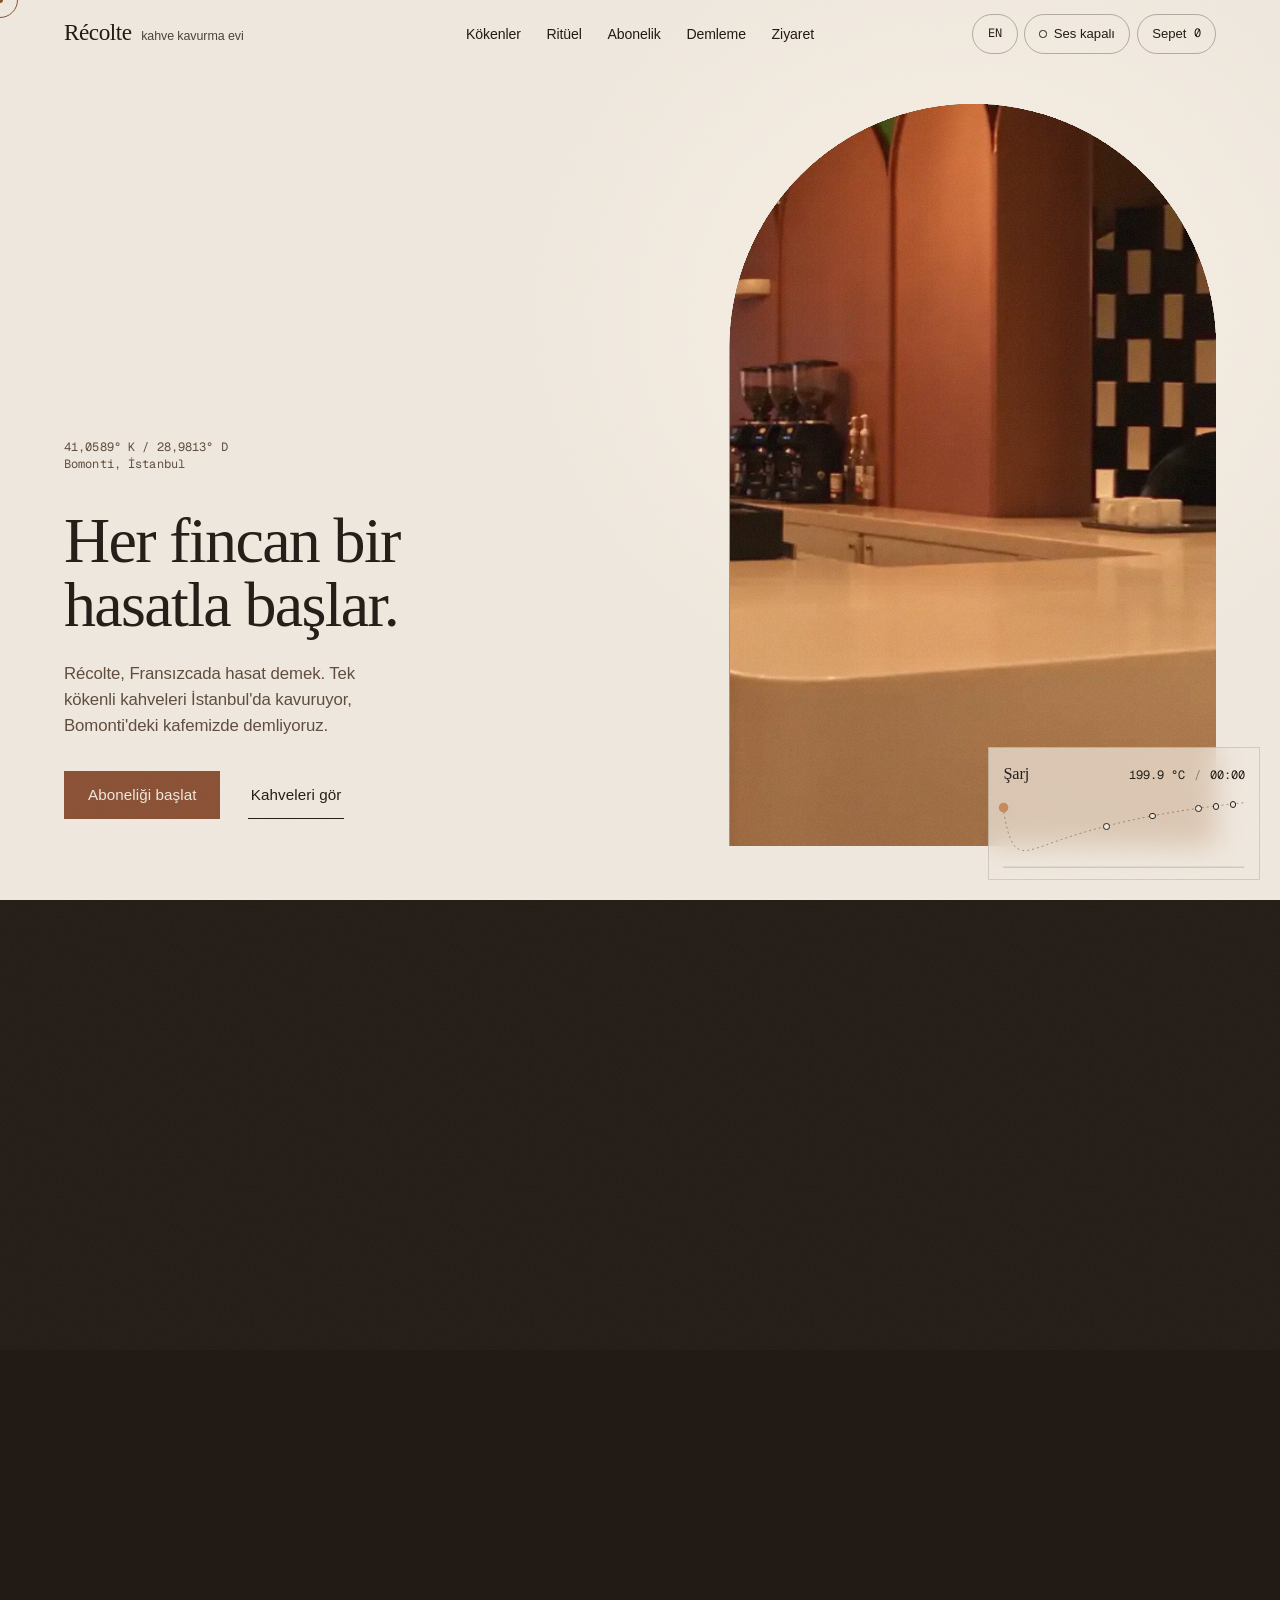
<file: index.html>
<!doctype html>
<html lang="tr">
<head>
<meta charset="utf-8">
<meta name="viewport" content="width=device-width, initial-scale=1, viewport-fit=cover">
<title>Récolte Coffee Roastery, Bomonti</title>
<meta name="description" content="İstanbul'da kavrulan, Bomonti'deki kafemizde demlenen nitelikli kahve. Tek kökenler, ev harmanları, aylık abonelik ve demleme rehberleri.">
<meta name="theme-color" content="#221b15">
<link rel="icon" href="data:image/svg+xml,<svg xmlns='http://www.w3.org/2000/svg' viewBox='0 0 32 32'><path d='M6 30V15a10 10 0 0 1 20 0v15z' fill='%23c78a59'/></svg>">
<link rel="alternate" hreflang="en" href="en.html">
<link rel="alternate" hreflang="tr" href="index.html">
<script>
try {
  if (localStorage.getItem('recolte-motion') !== 'reduced') {
    var tourClipURL = matchMedia('(pointer: coarse), (max-width: 860px) and (hover: none)').matches
      ? 'public/video/walk-m.mp4' : 'public/video/walk.mp4?v=film60';
    var tourClipDownload = fetch(tourClipURL).then(function (response) {
      return response.ok ? response.blob() : null;
    }).catch(function () { return null; });
  }
} catch (_) {}
</script>
<link rel="preconnect" href="https://api.fontshare.com" crossorigin>
<link rel="preconnect" href="https://fonts.googleapis.com">
<link rel="preconnect" href="https://fonts.gstatic.com" crossorigin>
<link rel="stylesheet" media="print" onload="this.media='all'" href="https://api.fontshare.com/v2/css?f[]=zodiak@300,400,300i&f[]=switzer@400,500,600&display=swap">
<link rel="stylesheet" media="print" onload="this.media='all'" href="https://fonts.googleapis.com/css2?family=Geist+Mono:wght@400;500&display=swap">
<link rel="preload" as="image" href="public/img/poster.webp" media="(min-width: 861px)">
<link rel="preload" as="image" href="public/img/poster-m.webp" media="(max-width: 860px)">
<link rel="stylesheet" href="scrollcraft.css">
<link rel="stylesheet" href="site.css">
</head>
<body>
<dialog class="tour-loader" aria-label="Kafe turu hazırlanıyor">
  <div class="tour-loader__cup" aria-hidden="true"><i></i></div>
  <span class="tour-loader__brand">Récolte</span>
  <span class="tour-loader__status" role="status">Kafe turu hazırlanıyor</span>
  <form method="dialog" hidden><button class="tour-loader__continue">Siteye geç</button></form>
</dialog>
<script>
  var tourLoader = document.querySelector('.tour-loader');
  tourLoader.showModal();
  // Keep the page accessible if the application script or video stalls.
  setTimeout(function () { if (tourLoader.open) tourLoader.querySelector('form').hidden = false; }, 18000);
</script>

<a class="skip" href="#origins">Kahvelere geç</a>
<div class="sc-grain" aria-hidden="true"></div>
<div class="cursor" aria-hidden="true"><span class="cursor__ring"></span><span class="cursor__dot"></span></div>

<header class="bar" data-bar>
  <a class="bar__mark" href="#film" aria-label="Récolte Coffee Roastery, kapıya dön">
    <span class="bar__word">Récolte</span>
    <span class="bar__sub">kahve kavurma evi</span>
  </a>
  <nav class="bar__nav" aria-label="Ana menü">
    <a href="#origins">Kökenler</a>
    <a href="#ritual">Ritüel</a>
    <a href="#subscribe">Abonelik</a>
    <a href="#brew">Demleme</a>
    <a href="#visit">Ziyaret</a>
  </nav>
  <div class="bar__tools">
    <button class="tool tool--motion" type="button" data-motion data-on="Filmi oynat" data-off="Hareketi azalt" aria-pressed="false">Filmi oynat</button>
    <a class="tool tool--lang" href="en.html" hreflang="en" lang="en" aria-label="English">EN</a>
    <button class="tool" type="button" data-sound aria-pressed="false"><span class="tool__led" aria-hidden="true"></span><span data-sound-label>Ses kapalı</span></button>
    <button class="tool" type="button" data-bag-open aria-haspopup="dialog">Sepet <span class="tool__count" data-bag-count>0</span></button>
    <button class="tool tool--menu" type="button" data-menu-open aria-haspopup="dialog">Menü</button>
  </div>
</header>

<!-- Signature move: the scroll is a roast. Chapters are roast phases. -->
<nav class="roast" aria-label="Bölümler, bir kavurma profili olarak" data-roast>
  <p class="roast__read" aria-live="off">
    <span class="roast__phase" data-roast-phase>Şarj</span>
    <span class="roast__nums"><span data-roast-bt>200.0</span> °C <span class="roast__sep" aria-hidden="true">/</span> <span data-roast-time>00:00</span></span>
  </p>
  <div class="roast__plot">
    <svg class="roast__svg" viewBox="0 0 240 84" preserveAspectRatio="none" aria-hidden="true">
      <defs><clipPath id="roastClip"><rect data-roast-clip x="0" y="0" width="0" height="84"/></clipPath></defs>
      <line class="roast__axis" x1="0" y1="83.5" x2="240" y2="83.5"/>
      <path class="roast__ghost" data-roast-ghost d=""/>
      <path class="roast__live" data-roast-live d="" clip-path="url(#roastClip)"/>
      <circle class="roast__head" data-roast-head r="3" cx="0" cy="0"/>
    </svg>
    <ol class="roast__marks" data-roast-marks>
      <li><a href="#film" data-mark="0" data-target="film"><span>Şarj<em>İçeri giriş</em></span></a></li>
      <li><a href="#origins" data-mark="4.5" data-target="origins"><span>Sararma<em>Kökenler</em></span></a></li>
      <li><a href="#ritual" data-mark="6.5" data-target="ritual"><span>Maillard<em>Ritüel</em></span></a></li>
      <li><a href="#subscribe" data-mark="8.5" data-target="subscribe"><span>İlk çatlama<em>Abonelik</em></span></a></li>
      <li><a href="#brew" data-mark="9.25" data-target="brew"><span>Gelişim<em>Demleme rehberi</em></span></a></li>
      <li><a href="#visit" data-mark="10" data-target="visit"><span>Boşaltma<em>Ziyaret</em></span></a></li>
    </ol>
  </div>
</nav>

<!-- One world. Nothing below scrolls past as a block: the stage is pinned for
     the whole track and every chapter arrives inside it. -->
<main id="film" class="world" data-world>
  <div class="world__pin t-dark">

    <div class="world__light" aria-hidden="true"></div>
    <div class="world__slot" aria-hidden="true" data-arch-slot></div>

    <div class="world__window" data-arch>
      <canvas class="world__gl" data-gl aria-hidden="true"></canvas>
      <div class="world__stills" aria-hidden="true">
        <picture><source media="(max-width: 860px)" srcset="public/img/poster-m.webp"><img data-at="0" src="public/img/poster.webp" alt="" width="1600" height="900"></picture>
        <picture><source media="(max-width: 860px)" srcset="public/img/s2-m.webp"><img data-at="3.4" src="public/img/s2.webp" alt="" width="1600" height="900"></picture>
        <picture><source media="(max-width: 860px)" srcset="public/img/s3-m.webp"><img data-at="11.8" src="public/img/s3.webp" alt="" width="1600" height="900"></picture>
        <picture><source media="(max-width: 860px)" srcset="public/img/s4-m.webp"><img data-at="17.6" src="public/img/s4.webp" alt="" width="1600" height="900"></picture>
        <picture><source media="(max-width: 860px)" srcset="public/img/s5-m.webp"><img data-at="20.6" src="public/img/s5.webp" alt="" width="1600" height="900"></picture>
      </div>
      <div class="world__paper" aria-hidden="true"></div>
      <div class="shade shade--lead" data-shade-layer="lead" aria-hidden="true"></div>
      <div class="shade shade--trail" data-shade-layer="trail" aria-hidden="true"></div>
      <div class="shade shade--band" data-shade-layer="band" aria-hidden="true"></div>
      <div class="world__top" aria-hidden="true"></div>
    </div>
    <video class="world__video" data-film data-src="public/video/walk.mp4?v=film60" data-src-mobile="public/video/walk-m.mp4" muted playsinline preload="none" aria-hidden="true" tabindex="-1"></video>

    <!-- the threshold, on linen -->
    <div class="hero t-light" data-hero>
      <p class="hero__where meta"><span>41,0589° K / 28,9813° D</span><span>Bomonti, İstanbul</span></p>
      <h1 class="hero__title">Her fincan bir hasatla başlar.</h1>
      <p class="hero__lede">Récolte, Fransızcada hasat demek. Tek kökenli kahveleri İstanbul'da kavuruyor, Bomonti'deki kafemizde demliyoruz.</p>
      <div class="hero__actions">
        <a class="btn btn--solid" href="#subscribe" data-magnetic>Aboneliği başlat</a>
        <a class="btn btn--line" href="#origins">Kahveleri gör</a>
      </div>
    </div>

    <!-- through the doors -->
    <section class="ch" data-win="1.2 1.7 3.7 4.2" data-shade="lead" aria-label="Hasat">
      <article class="scene scene--lead">
        <p class="scene__tag meta">hasat</p>
        <h2 class="scene__title">Récolte, hasat demek.</h2>
        <p class="scene__body">Her paket birinin tarlasında başlar. Ruanda'da kadın üreticilerin yetiştirdiği Red Bourbon, Medellín tepelerinden Supremo. O toprağı fincanda tutmak için kavuruyoruz.</p>
        <dl class="scene__data meta">
          <div><dt>rakım</dt><dd>1.800 m</dd></div>
          <div><dt>işlem</dt><dd>yıkanmış</dd></div>
          <div><dt>fincan puanı</dt><dd>SCA 84,75</dd></div>
        </dl>
      </article>
    </section>

    <!-- along the bar -->
    <section class="ch" data-win="4.4 4.9 7.0 7.5" data-shade="trail" aria-label="Kavurma">
      <article class="scene scene--trail">
        <p class="scene__tag meta">kavurma</p>
        <h2 class="scene__title">Zamanın ve ateşin diyaloğu.</h2>
        <p class="scene__body">Her kavrum, kökenine göre kurulur. Çiçeksi tonlar ya da derin, kadifemsi tatlılık öne çıkana dek zamanı, sesi ve kokuyu dinleriz.</p>
        <dl class="scene__data meta">
          <div><dt>ilk çatlama</dt><dd>≈ 196 °C</dd></div>
          <div><dt>filtre</dt><dd>açıktan ortaya</dd></div>
          <div><dt>espresso</dt><dd>orta</dd></div>
        </dl>
      </article>
    </section>

    <!-- origins: the bar goes soft and the labels come forward -->
    <section id="origins" class="ch ch--origins" data-win="7.5 8.3 11.9 12.6" aria-labelledby="origins-h">
      <div class="rail" data-rail>
        <div class="rail__lead">
          <h2 id="origins-h" class="h-chapter">Dört kahve, dört toprak.</h2>
          <p class="body">Bu sezonun kavrumlarından iki tek köken ve iki ev harmanı. Kahveleri görmek için yana kaydırın, tadım notları için etiketi açın.</p>
          <p class="meta">250 g paket, siparişe göre kavrulur</p>
        </div>

        <article class="bean" data-bean="rwanda">
          <header>
            <p class="bean__kind meta">tek köken <span class="bean__flag">sınırlı</span></p>
            <h3 class="bean__name">Rwanda Red&nbsp;Bourbon</h3>
            <p class="bean__where meta">1,94° G / 29,87° D<br>Ruanda, 1.800 m rakım</p>
          </header>
          <ul class="bean__notes" aria-label="Tadım notaları"><li>Mandalina</li><li>Kivi</li><li>Yeşil çay</li></ul>
          <dl class="bean__scale meta">
            <div><dt>gövde</dt><dd><span class="pips" style="--v:3" role="img" aria-label="5 üzerinden 3"></span></dd></div>
            <div><dt>asidite</dt><dd><span class="pips" style="--v:4" role="img" aria-label="5 üzerinden 4"></span></dd></div>
          </dl>
          <button class="bean__open" type="button" aria-expanded="false" aria-controls="cup-rwanda">Tadım notları</button>
          <div class="bean__cup" id="cup-rwanda" hidden>
            <p>Kadın üreticilerin emeğiyle 1.800 metrede yetişir. Canlı asidite ve orta-yüksek gövde üzerinde mandalina, kivi ve yeşil çay. Yıkanmış işlem sayesinde fincan berrak ve dengeli kalır.</p>
            <p class="meta">yıkanmış / organik / SCA 84,75<br>en iyisi V60, Chemex</p>
          </div>
          <footer class="bean__foot">
            <p class="bean__price meta"><s>₺790</s> ₺632</p>
            <button class="bean__add" type="button" data-add='{"id":"rwanda","name":"Rwanda Red Bourbon","price":632}'>Sepete ekle</button>
          </footer>
        </article>

        <article class="bean" data-bean="colombia">
          <header>
            <p class="bean__kind meta">tek köken</p>
            <h3 class="bean__name">Colombia Supremo Medellín</h3>
            <p class="bean__where meta">6,24° K / 75,58° B<br>Antioquia, Supremo sınıfı</p>
          </header>
          <ul class="bean__notes" aria-label="Tadım notaları"><li>Yeşil elma</li><li>Esmer şeker</li><li>Kakao</li></ul>
          <dl class="bean__scale meta">
            <div><dt>gövde</dt><dd><span class="pips" style="--v:2" role="img" aria-label="5 üzerinden 2"></span></dd></div>
            <div><dt>asidite</dt><dd><span class="pips" style="--v:4" role="img" aria-label="5 üzerinden 4"></span></dd></div>
          </dl>
          <button class="bean__open" type="button" aria-expanded="false" aria-controls="cup-colombia">Tadım notları</button>
          <div class="bean__cup" id="cup-colombia" hidden>
            <p>Medellín bölgesinin Supremo çekirdekleri. Yüksek asidite ve ferah aromatik yapı: yeşil elmanın canlılığı, esmer şeker ve kakaoyla dengelenir.</p>
            <p class="meta">supremo, elek 17 ve üzeri<br>en iyisi V60, Kalita, Aeropress</p>
          </div>
          <footer class="bean__foot">
            <p class="bean__price meta">₺655</p>
            <button class="bean__add" type="button" data-add='{"id":"colombia","name":"Colombia Supremo Medellín","price":655}'>Sepete ekle</button>
          </footer>
        </article>

        <article class="bean" data-bean="fleur">
          <header>
            <p class="bean__kind meta">ev harmanı</p>
            <h3 class="bean__name">Fleur South&nbsp;America</h3>
            <p class="bean__where meta">birkaç çiftlik<br>Güney Amerika</p>
          </header>
          <ul class="bean__notes" aria-label="Tadım notaları"><li>Kiraz</li><li>Karamel</li><li>Kakao</li></ul>
          <dl class="bean__scale meta">
            <div><dt>gövde</dt><dd><span class="pips" style="--v:4" role="img" aria-label="5 üzerinden 4"></span></dd></div>
            <div><dt>asidite</dt><dd><span class="pips" style="--v:2" role="img" aria-label="5 üzerinden 2"></span></dd></div>
          </dl>
          <button class="bean__open" type="button" aria-expanded="false" aria-controls="cup-fleur">Tadım notları</button>
          <div class="bean__cup" id="cup-fleur" hidden>
            <p>Canlı kiraz, yumuşak karamel ve kakao izleri. Sade içimde berrak ve çiçeksi, sütlü içimde katmanlı ve ipeksi.</p>
            <p class="meta">harman<br>en iyisi espresso, flat white, filtre</p>
          </div>
          <footer class="bean__foot">
            <p class="bean__price meta">₺610</p>
            <button class="bean__add" type="button" data-add='{"id":"fleur","name":"Fleur South America","price":610}'>Sepete ekle</button>
          </footer>
        </article>

        <article class="bean" data-bean="ember">
          <header>
            <p class="bean__kind meta">ev harmanı</p>
            <h3 class="bean__name">Ember Africa Pasific</h3>
            <p class="bean__where meta">birkaç çiftlik<br>Afrika ve Pasifik</p>
          </header>
          <ul class="bean__notes" aria-label="Tadım notaları"><li>Tütün</li><li>Kuruyemiş</li><li>Kakao</li></ul>
          <dl class="bean__scale meta">
            <div><dt>gövde</dt><dd><span class="pips" style="--v:4" role="img" aria-label="5 üzerinden 4"></span></dd></div>
            <div><dt>asidite</dt><dd><span class="pips" style="--v:1" role="img" aria-label="5 üzerinden 1"></span></dd></div>
          </dl>
          <button class="bean__open" type="button" aria-expanded="false" aria-controls="cup-ember">Tadım notları</button>
          <div class="bean__cup" id="cup-ember" hidden>
            <p>Yoğun gövde, düşük asidite. Kakao ve kuruyemişin topraksı sıcaklığı, iz bırakan bir tütün dokusuyla; klasik espresso geleneği için.</p>
            <p class="meta">harman<br>en iyisi espresso, moka pot</p>
          </div>
          <footer class="bean__foot">
            <p class="bean__price meta">₺515</p>
            <button class="bean__add" type="button" data-add='{"id":"ember","name":"Ember Africa Pasific","price":515}'>Sepete ekle</button>
          </footer>
        </article>

        <div class="rail__note">
          <p class="body">Her kahve kavurma evinden taze çıkar. 1.000 ₺ ve üzeri siparişlerde kargo ücretsiz.</p>
          <a class="link" href="https://www.recoltecoffee.com/category/kahveler">Mağazadaki tüm kahveler</a>
        </div>
      </div>
    </section>

    <!-- ritual: three statements while the room opens up -->
    <section id="ritual" class="ch ch--line" data-win="13.1 13.5 14.6 15.0" data-shade="lead" aria-label="Kavurma evi ve kafe ritüeli">
      <h2 class="h-chapter">Kavurma, zamanın ve ateşin diyaloğudur.</h2>
    </section>
    <section class="ch ch--line" data-win="14.9 15.3 16.4 16.8" data-shade="lead">
      <p class="lede">Her çekirdek olgunlaştığı toprağın ve iklimin izini taşır. Kavurma, bu geçmişi örtmeden açığa çıkarmanın yoludur.</p>
    </section>
    <section class="ch ch--line" data-win="16.7 17.1 18.0 18.35" data-shade="lead">
      <div class="ritual__last">
        <p class="lede">Üreticinin emeğine sadık kalırız. Hasat, kavurma ve elinizdeki fincan tek bir hikâyedir; size ulaşan, onun en taze bölümü.</p>
        <p class="meta ritual__credit">hasadımızın bir de resmi var: <i>The Silent Hands</i>, Melek Demirci for Récolte</p>
        <a class="link" href="https://www.recoltecoffee.com/hikayemiz">Hikâyemizi okuyun</a>
      </div>
    </section>

    <!-- subscription: the room dissolves into linen paper -->
    <section id="subscribe" class="ch ch--club t-light" data-win="18.6 19.0 21.6 22.0" aria-labelledby="club-h">
      <div class="club__grid">
        <div class="club__intro">
          <h2 id="club-h" class="h-chapter">Hasat, kapınıza.</h2>
          <p class="body">Kapınıza ne geleceğini her ay kavurmacılarımız seçer. Bazı lotlar yalnızca aboneler için temin edilir, bazıları ise resmi lansmanından önce gelir.</p>
          <ul class="club__perks">
            <li>Mikro lotlar ve özel kavrumlar, önce sizde</li>
            <li>Diğer her şeyde abonelere özel fiyat</li>
            <li>Dilediğiniz an durdurun ya da iptal edin</li>
            <li>Kargo her zaman ücretsiz</li>
          </ul>
        </div>
        <form class="club__form" data-club onsubmit="return false" aria-describedby="club-sum">
          <fieldset>
            <legend>Nasıl demliyorsunuz?</legend>
            <div class="seg">
              <label><input type="radio" name="method" value="filter" checked><span>Filtre</span></label>
              <label><input type="radio" name="method" value="espresso"><span>Espresso</span></label>
              <label><input type="radio" name="method" value="both"><span>Biraz ikisi de</span></label>
            </div>
          </fieldset>
          <fieldset>
            <legend>Teslimat başına paket <span class="meta">her biri 250 g</span></legend>
            <div class="seg">
              <label><input type="radio" name="bags" value="1"><span>1</span></label>
              <label><input type="radio" name="bags" value="2" checked><span>2</span></label>
              <label><input type="radio" name="bags" value="3"><span>3</span></label>
            </div>
          </fieldset>
          <fieldset>
            <legend>Ne sıklıkla</legend>
            <div class="seg">
              <label><input type="radio" name="every" value="2"><span>İki haftada bir</span></label>
              <label><input type="radio" name="every" value="4" checked><span>Ayda bir</span></label>
            </div>
          </fieldset>
          <div class="club__row">
            <label class="field">
              <span class="field__label">Öğütme</span>
              <select name="grind">
                <option value="whole">Çekirdek</option>
                <option value="v60" selected>V60 için öğütülmüş</option>
                <option value="chemex">Chemex için öğütülmüş</option>
                <option value="espresso">Espresso için öğütülmüş</option>
                <option value="press">French press için öğütülmüş</option>
              </select>
            </label>
            <label class="check"><input type="checkbox" name="surprise" checked><span>Sürpriz harmanı ekle</span></label>
          </div>
          <output class="club__sum" id="club-sum" aria-live="polite">
            <span class="club__sentence" data-club-sentence>Ayda bir, V60 için öğütülmüş iki paket filtre kavrum, sürpriz harman da dahil.</span>
            <span class="meta" data-club-math>Her teslimatta 500 g, 15 g ile yaklaşık 33 fincan. Ayda 500 g.</span>
          </output>
          <div class="club__foot">
            <a class="btn btn--solid" href="https://www.recoltecoffee.com/kahveaboneli%C4%9Fi" data-magnetic>Aboneliği başlat</a>
            <p class="meta">Kaydı recoltecoffee.com'da tamamlarsınız.<br>Burada ödeme alınmaz.</p>
          </div>
        </form>
      </div>
    </section>

    <!-- brew: the paper gives way to the espresso machine -->
    <section id="brew" class="ch ch--brew" data-win="22.6 23.1 25.6 26.1" data-brew-range="23.1 25.5" aria-labelledby="brew-h">
      <div class="brew__head">
        <h2 id="brew-h" class="h-chapter">Barda nasılsa öyle demleyin.</h2>
        <div class="brew__tabs" role="tablist" aria-label="Demleme yöntemi">
          <button role="tab" type="button" aria-selected="true" data-method="v60">V60</button>
          <button role="tab" type="button" aria-selected="false" data-method="chemex" tabindex="-1">Chemex</button>
          <button role="tab" type="button" aria-selected="false" data-method="espresso" tabindex="-1">Espresso</button>
        </div>
        <p class="body brew__how">Tarifin üç saniyelik önizlemesini izleyin. Kendi kahvenizi hazırlarken “Birlikte demle”ye dokunun.</p>
        <p class="brew__pair meta" data-brew-pair></p>
      </div>
      <div class="brew__scale" role="tabpanel" aria-label="Tarif">
        <div class="brew__readout">
          <p class="brew__grams"><span data-brew-grams>0</span><span class="brew__unit">g</span></p>
          <p class="brew__clock meta"><span data-brew-clock>0:00</span> <span data-brew-target>/ 3:00</span></p>
          <div class="brew__track" aria-hidden="true"><span data-brew-fill></span></div>
          <button class="btn btn--line brew__play" type="button" data-brew-play aria-pressed="false">Birlikte demle</button>
        </div>
        <dl class="brew__recipe meta" data-brew-recipe></dl>
        <ol class="brew__steps" data-brew-steps></ol>
      </div>
      <aside class="brew__workshop">
        <p class="lede">Barda öğrenin.</p>
        <p class="body">Kafeler için barista eğitimleri ve Bomonti'de küçük gruplarla ev demlemesi atölyeleri.</p>
        <a class="link" href="mailto:info@recoltecoffee.com?subject=At%C3%B6lye">Bir sonraki atölyeyi sorun</a>
      </aside>
    </section>

    <!-- visit: the walk ends in the armchairs, and the page stops -->
    <section id="visit" class="ch ch--visit" data-win="26.6 27.4 999 1000" data-shade="lead band" aria-labelledby="visit-h">
      <div class="visit__grid">
        <div class="visit__lead">
          <h2 id="visit-h" class="h-chapter">İkinci fincan için kalın.</h2>
          <p class="lede">Yeşil deri, taş bir bar ve sakin bir köşe. Amiral kafemiz Bomonti Modern Palas'ın içinde.</p>
          <a class="btn btn--solid" href="https://www.google.com/maps/search/?api=1&amp;query=R%C3%A9colte%20Coffee%20Bomonti%20Modern%20Palas%20%C5%9Ei%C5%9Fli" data-magnetic>Yol tarifi al</a>
        </div>
        <dl class="visit__facts">
          <div><dt class="meta">adres</dt><dd>Cumhuriyet Mah. Nehir Sk., Bomonti Modern Palas<br>No: 6, İç Kapı No: 79, Şişli, İstanbul</dd></div>
          <!-- YER TUTUCU: kafe saatleri recoltecoffee.com'da yayınlanmıyor. Yayından önce değiştirin. -->
          <div><dt class="meta">kafe</dt><dd>Her gün, 08:00-20:00</dd></div>
          <div><dt class="meta">telefon ve toptan satış</dt><dd><a href="tel:+905407326583">+90 540 732 65 83</a><br>Pazartesi-Cuma, 09:00-17:00</dd></div>
          <div><dt class="meta">bize yazın</dt><dd><a href="mailto:info@recoltecoffee.com">info@recoltecoffee.com</a></dd></div>
          <div class="is-wide-only"><dt class="meta">konum</dt><dd class="meta">41,0589° K<br>28,9813° D</dd></div>
        </dl>
      </div>
      <footer class="foot">
        <p class="foot__word" aria-hidden="true">Récolte</p>
        <div class="foot__small meta">
          <span>© 2026 Récolte Coffee Roastery</span>
          <a href="https://www.recoltecoffee.com/toptansat%C4%B1%C5%9F">Toptan satış</a>
          <a href="https://www.recoltecoffee.com/sss">Sık sorulanlar</a>
          <a href="https://www.recoltecoffee.com/gizlilikpolitikas%C4%B1">Gizlilik</a>
        </div>
      </footer>
    </section>

    <p class="world__code meta" aria-hidden="true"><span data-tc>00:00.0</span> / 00:25.0</p>
  </div>
</main>

<dialog class="sheet sheet--bag" data-bag aria-labelledby="bag-h">
  <div class="sheet__in">
    <header class="sheet__head">
      <h2 id="bag-h" class="sheet__title">Sepetiniz</h2>
      <button class="tool" type="button" data-close>Kapat</button>
    </header>
    <ul class="bag__list" data-bag-list></ul>
    <p class="bag__empty body" data-bag-empty>Henüz bir şey yok. Kökenler bölümünde bir etiket açın ve kahve ekleyin.</p>
    <div class="bag__foot">
      <p class="bag__total"><span class="meta">toplam</span> <span data-bag-total>₺0</span></p>
      <a class="btn btn--solid" href="https://www.recoltecoffee.com/category/kahveler">Mağazada devam et</a>
      <p class="meta">Bu sepet bir önizlemedir. Ödeme recoltecoffee.com'da yapılır.</p>
    </div>
  </div>
</dialog>

<dialog class="sheet sheet--menu" data-menu aria-label="Menü">
  <div class="sheet__in">
    <header class="sheet__head">
      <span class="bar__word">Récolte</span>
      <button class="tool" type="button" data-close>Kapat</button>
    </header>
    <nav class="menu__nav" aria-label="Bölümler">
      <a href="#film">İçeri giriş</a>
      <a href="#origins">Kökenler</a>
      <a href="#ritual">Ritüel</a>
      <a href="#subscribe">Abonelik</a>
      <a href="#brew">Demleme rehberi</a>
      <a href="#visit">Ziyaret</a>
    </nav>
    <div class="menu__tools">
      <button class="tool tool--motion" type="button" data-motion data-on="Filmi oynat" data-off="Hareketi azalt" aria-pressed="false">Filmi oynat</button>
      <a class="tool" href="en.html" hreflang="en" lang="en">English</a>
      <button class="tool" type="button" data-sound aria-pressed="false"><span class="tool__led" aria-hidden="true"></span><span data-sound-label>Ses kapalı</span></button>
    </div>
  </div>
</dialog>

<script src="site.js?v=film60" defer></script>
</body>
</html>
</file>
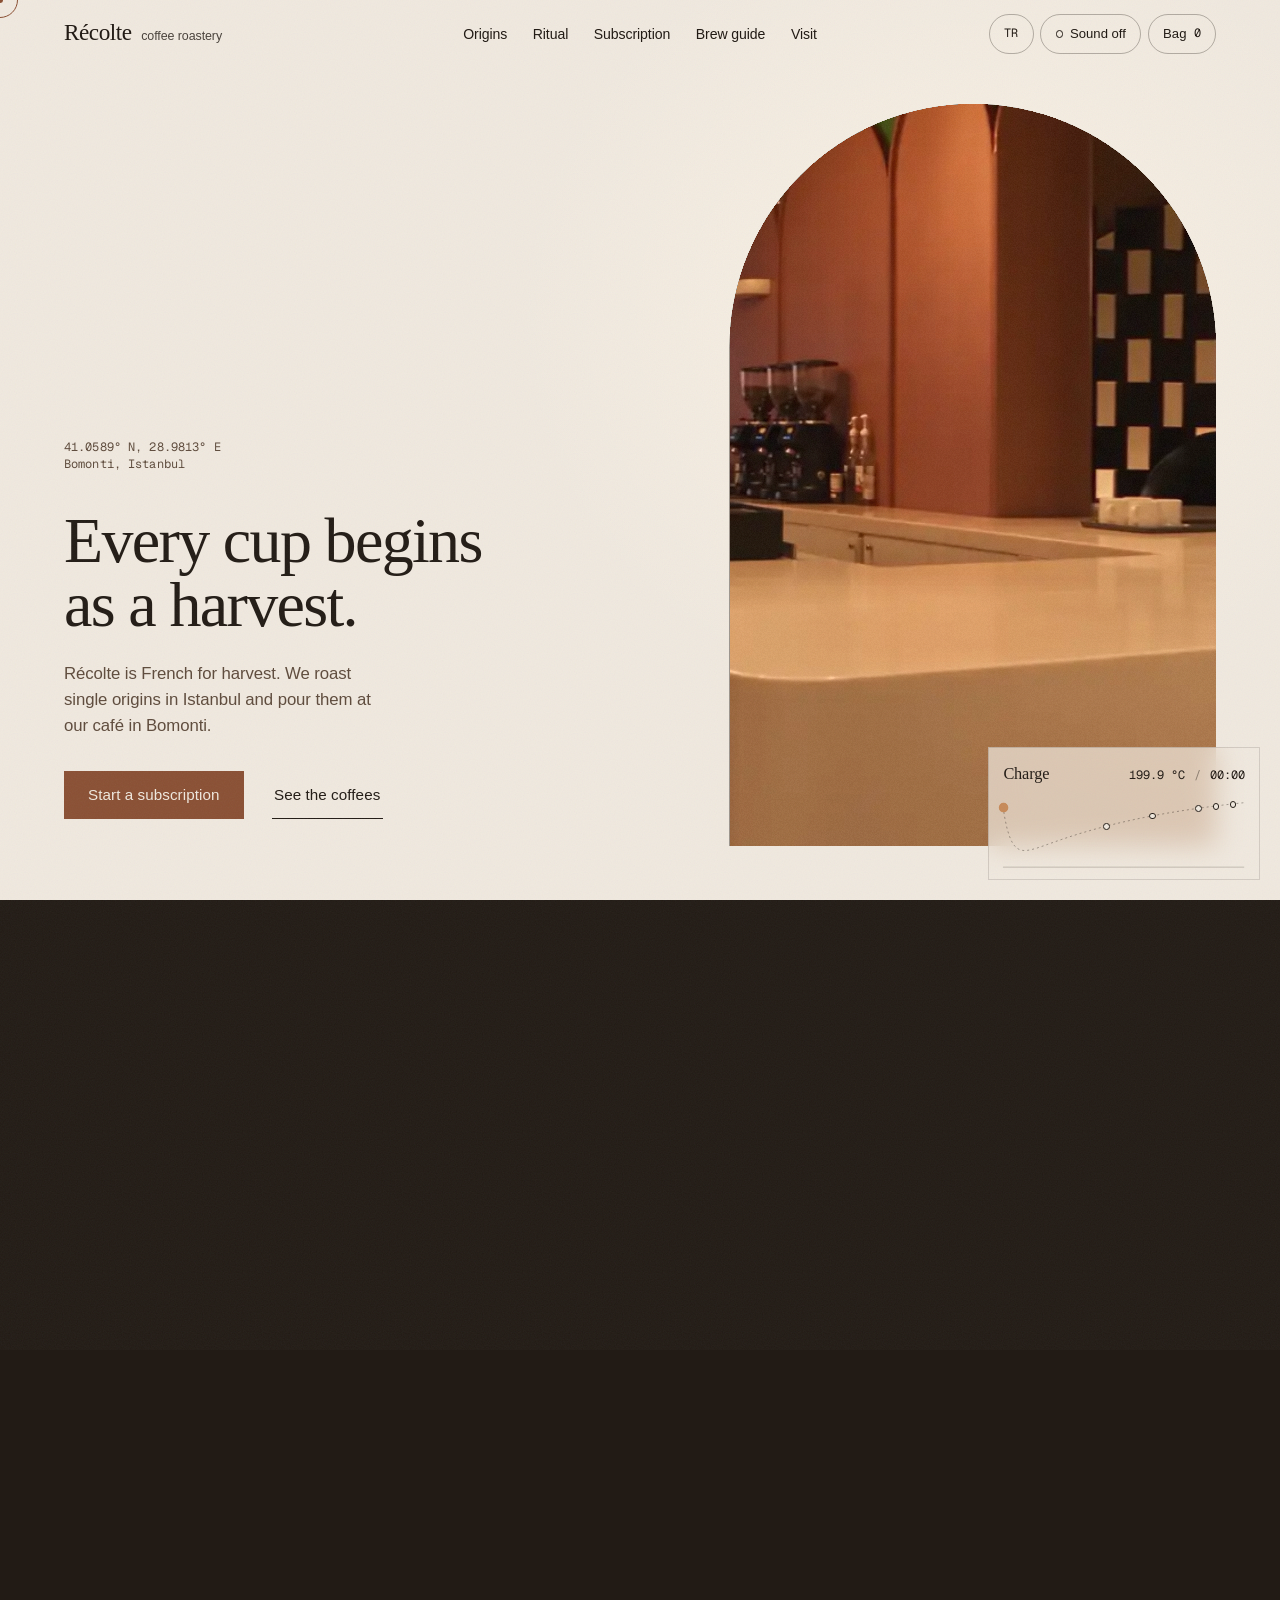
<file: en.html>
<!doctype html>
<html lang="en">
<head>
<meta charset="utf-8">
<meta name="viewport" content="width=device-width, initial-scale=1, viewport-fit=cover">
<title>Récolte Coffee Roastery, Bomonti</title>
<meta name="description" content="Specialty coffee roasted in Istanbul and poured at our café in Bomonti. Single origins, house blends, a monthly subscription and brew guides.">
<meta name="theme-color" content="#221b15">
<link rel="icon" href="data:image/svg+xml,<svg xmlns='http://www.w3.org/2000/svg' viewBox='0 0 32 32'><path d='M6 30V15a10 10 0 0 1 20 0v15z' fill='%23c78a59'/></svg>">
<link rel="alternate" hreflang="en" href="en.html">
<link rel="alternate" hreflang="tr" href="index.html">
<script>
try {
  if (localStorage.getItem('recolte-motion') !== 'reduced') {
    var tourClipURL = matchMedia('(pointer: coarse), (max-width: 860px) and (hover: none)').matches
      ? 'public/video/walk-m.mp4' : 'public/video/walk.mp4?v=film60';
    var tourClipDownload = fetch(tourClipURL).then(function (response) {
      return response.ok ? response.blob() : null;
    }).catch(function () { return null; });
  }
} catch (_) {}
</script>
<link rel="preconnect" href="https://api.fontshare.com" crossorigin>
<link rel="preconnect" href="https://fonts.googleapis.com">
<link rel="preconnect" href="https://fonts.gstatic.com" crossorigin>
<link rel="stylesheet" media="print" onload="this.media='all'" href="https://api.fontshare.com/v2/css?f[]=zodiak@300,400,300i&f[]=switzer@400,500,600&display=swap">
<link rel="stylesheet" media="print" onload="this.media='all'" href="https://fonts.googleapis.com/css2?family=Geist+Mono:wght@400;500&display=swap">
<link rel="preload" as="image" href="public/img/poster.webp" media="(min-width: 861px)">
<link rel="preload" as="image" href="public/img/poster-m.webp" media="(max-width: 860px)">
<link rel="stylesheet" href="scrollcraft.css">
<link rel="stylesheet" href="site.css">
</head>
<body>
<dialog class="tour-loader" aria-label="Preparing the café tour">
  <div class="tour-loader__cup" aria-hidden="true"><i></i></div>
  <span class="tour-loader__brand">Récolte</span>
  <span class="tour-loader__status" role="status">Preparing the café tour</span>
  <form method="dialog" hidden><button class="tour-loader__continue">Continue to site</button></form>
</dialog>
<script>
  var tourLoader = document.querySelector('.tour-loader');
  tourLoader.showModal();
  // Keep the page accessible if the application script or video stalls.
  setTimeout(function () { if (tourLoader.open) tourLoader.querySelector('form').hidden = false; }, 18000);
</script>

<a class="skip" href="#origins">Skip to the coffees</a>
<div class="sc-grain" aria-hidden="true"></div>
<div class="cursor" aria-hidden="true"><span class="cursor__ring"></span><span class="cursor__dot"></span></div>

<header class="bar" data-bar>
  <a class="bar__mark" href="#film" aria-label="Récolte Coffee Roastery, back to the door">
    <span class="bar__word">Récolte</span>
    <span class="bar__sub">coffee roastery</span>
  </a>
  <nav class="bar__nav" aria-label="Main">
    <a href="#origins">Origins</a>
    <a href="#ritual">Ritual</a>
    <a href="#subscribe">Subscription</a>
    <a href="#brew">Brew guide</a>
    <a href="#visit">Visit</a>
  </nav>
  <div class="bar__tools">
    <button class="tool tool--motion" type="button" data-motion data-on="Play the film" data-off="Reduce motion" aria-pressed="false">Play the film</button>
    <a class="tool tool--lang" href="index.html" hreflang="tr" lang="tr" aria-label="Türkçe">TR</a>
    <button class="tool" type="button" data-sound aria-pressed="false"><span class="tool__led" aria-hidden="true"></span><span data-sound-label>Sound off</span></button>
    <button class="tool" type="button" data-bag-open aria-haspopup="dialog">Bag <span class="tool__count" data-bag-count>0</span></button>
    <button class="tool tool--menu" type="button" data-menu-open aria-haspopup="dialog">Menu</button>
  </div>
</header>

<!-- Signature move: the scroll is a roast. Chapters are roast phases. -->
<nav class="roast" aria-label="Chapters, drawn as a roast profile" data-roast>
  <p class="roast__read" aria-live="off">
    <span class="roast__phase" data-roast-phase>Charge</span>
    <span class="roast__nums"><span data-roast-bt>200.0</span> °C <span class="roast__sep" aria-hidden="true">/</span> <span data-roast-time>00:00</span></span>
  </p>
  <div class="roast__plot">
    <svg class="roast__svg" viewBox="0 0 240 84" preserveAspectRatio="none" aria-hidden="true">
      <defs><clipPath id="roastClip"><rect data-roast-clip x="0" y="0" width="0" height="84"/></clipPath></defs>
      <line class="roast__axis" x1="0" y1="83.5" x2="240" y2="83.5"/>
      <path class="roast__ghost" data-roast-ghost d=""/>
      <path class="roast__live" data-roast-live d="" clip-path="url(#roastClip)"/>
      <circle class="roast__head" data-roast-head r="3" cx="0" cy="0"/>
    </svg>
    <ol class="roast__marks" data-roast-marks>
      <li><a href="#film" data-mark="0" data-target="film"><span>Charge<em>The walk-in</em></span></a></li>
      <li><a href="#origins" data-mark="4.5" data-target="origins"><span>Yellowing<em>Origins</em></span></a></li>
      <li><a href="#ritual" data-mark="6.5" data-target="ritual"><span>Maillard<em>Ritual</em></span></a></li>
      <li><a href="#subscribe" data-mark="8.5" data-target="subscribe"><span>First crack<em>Subscription</em></span></a></li>
      <li><a href="#brew" data-mark="9.25" data-target="brew"><span>Development<em>Brew guide</em></span></a></li>
      <li><a href="#visit" data-mark="10" data-target="visit"><span>Drop<em>Visit</em></span></a></li>
    </ol>
  </div>
</nav>

<!-- One world. Nothing below scrolls past as a block: the stage is pinned for
     the whole track and every chapter arrives inside it. -->
<main id="film" class="world" data-world>
  <div class="world__pin t-dark">

    <div class="world__light" aria-hidden="true"></div>
    <div class="world__slot" aria-hidden="true" data-arch-slot></div>

    <div class="world__window" data-arch>
      <canvas class="world__gl" data-gl aria-hidden="true"></canvas>
      <div class="world__stills" aria-hidden="true">
        <picture><source media="(max-width: 860px)" srcset="public/img/poster-m.webp"><img data-at="0" src="public/img/poster.webp" alt="" width="1600" height="900"></picture>
        <picture><source media="(max-width: 860px)" srcset="public/img/s2-m.webp"><img data-at="3.4" src="public/img/s2.webp" alt="" width="1600" height="900"></picture>
        <picture><source media="(max-width: 860px)" srcset="public/img/s3-m.webp"><img data-at="11.8" src="public/img/s3.webp" alt="" width="1600" height="900"></picture>
        <picture><source media="(max-width: 860px)" srcset="public/img/s4-m.webp"><img data-at="17.6" src="public/img/s4.webp" alt="" width="1600" height="900"></picture>
        <picture><source media="(max-width: 860px)" srcset="public/img/s5-m.webp"><img data-at="20.6" src="public/img/s5.webp" alt="" width="1600" height="900"></picture>
      </div>
      <div class="world__paper" aria-hidden="true"></div>
      <div class="shade shade--lead" data-shade-layer="lead" aria-hidden="true"></div>
      <div class="shade shade--trail" data-shade-layer="trail" aria-hidden="true"></div>
      <div class="shade shade--band" data-shade-layer="band" aria-hidden="true"></div>
      <div class="world__top" aria-hidden="true"></div>
    </div>
    <video class="world__video" data-film data-src="public/video/walk.mp4?v=film60" data-src-mobile="public/video/walk-m.mp4" muted playsinline preload="none" aria-hidden="true" tabindex="-1"></video>

    <!-- the threshold, on linen -->
    <div class="hero t-light" data-hero>
      <p class="hero__where meta"><span>41.0589° N, 28.9813° E</span><span>Bomonti, Istanbul</span></p>
      <h1 class="hero__title">Every cup begins as a harvest.</h1>
      <p class="hero__lede">Récolte is French for harvest. We roast single origins in Istanbul and pour them at our café in Bomonti.</p>
      <div class="hero__actions">
        <a class="btn btn--solid" href="#subscribe" data-magnetic>Start a subscription</a>
        <a class="btn btn--line" href="#origins">See the coffees</a>
      </div>
    </div>

    <!-- through the doors -->
    <section class="ch" data-win="1.2 1.7 3.7 4.2" data-shade="lead" aria-label="Harvest">
      <article class="scene scene--lead">
        <p class="scene__tag meta">harvest</p>
        <h2 class="scene__title">Récolte means harvest.</h2>
        <p class="scene__body">Every bag starts on someone's farm. Red Bourbon grown by women producers in Rwanda, Supremo from the hills of Medellín. We roast to keep that place in the cup.</p>
        <dl class="scene__data meta">
          <div><dt>altitude</dt><dd>1,800 masl</dd></div>
          <div><dt>process</dt><dd>washed</dd></div>
          <div><dt>cup score</dt><dd>SCA 84.75</dd></div>
        </dl>
      </article>
    </section>

    <!-- along the bar -->
    <section class="ch" data-win="4.4 4.9 7.0 7.5" data-shade="trail" aria-label="Roast">
      <article class="scene scene--trail">
        <p class="scene__tag meta">roast</p>
        <h2 class="scene__title">A dialogue between time and fire.</h2>
        <p class="scene__body">Each roast is built for its origin. We listen to time, sound and smell until the floral tones or the deep, velvety sweetness come forward.</p>
        <dl class="scene__data meta">
          <div><dt>first crack</dt><dd>≈ 196 °C</dd></div>
          <div><dt>filter</dt><dd>light to medium</dd></div>
          <div><dt>espresso</dt><dd>medium</dd></div>
        </dl>
      </article>
    </section>

    <!-- origins: the bar goes soft and the labels come forward -->
    <section id="origins" class="ch ch--origins" data-win="7.5 8.3 11.9 12.6" aria-labelledby="origins-h">
      <div class="rail" data-rail>
        <div class="rail__lead">
          <h2 id="origins-h" class="h-chapter">Four coffees, four places.</h2>
          <p class="body">Two single origins and two house blends from this season's roasts. Scroll sideways to explore the coffees and open a label for tasting notes.</p>
          <p class="meta">250 g bags, roasted to order</p>
        </div>

        <article class="bean" data-bean="rwanda">
          <header>
            <p class="bean__kind meta">single origin <span class="bean__flag">limited</span></p>
            <h3 class="bean__name">Rwanda Red&nbsp;Bourbon</h3>
            <p class="bean__where meta">1.94° S, 29.87° E<br>Rwanda, 1,800 masl</p>
          </header>
          <ul class="bean__notes" aria-label="Tasting notes"><li>Tangerine</li><li>Kiwi</li><li>Green tea</li></ul>
          <dl class="bean__scale meta">
            <div><dt>body</dt><dd><span class="pips" style="--v:3" role="img" aria-label="3 of 5"></span></dd></div>
            <div><dt>acidity</dt><dd><span class="pips" style="--v:4" role="img" aria-label="4 of 5"></span></dd></div>
          </dl>
          <button class="bean__open" type="button" aria-expanded="false" aria-controls="cup-rwanda">Cupping notes</button>
          <div class="bean__cup" id="cup-rwanda" hidden>
            <p>Grown at 1,800 m by women producers. Tangerine, kiwi and green tea over a lively acidity and a medium-high body. Washed, so the cup stays clear and balanced.</p>
            <p class="meta">washed / organic / SCA 84.75<br>brews best as V60, Chemex</p>
          </div>
          <footer class="bean__foot">
            <p class="bean__price meta"><s>₺790</s> ₺632</p>
            <button class="bean__add" type="button" data-add='{"id":"rwanda","name":"Rwanda Red Bourbon","price":632}'>Add to bag</button>
          </footer>
        </article>

        <article class="bean" data-bean="colombia">
          <header>
            <p class="bean__kind meta">single origin</p>
            <h3 class="bean__name">Colombia Supremo Medellín</h3>
            <p class="bean__where meta">6.24° N, 75.58° W<br>Antioquia, Supremo grade</p>
          </header>
          <ul class="bean__notes" aria-label="Tasting notes"><li>Green apple</li><li>Brown sugar</li><li>Cocoa</li></ul>
          <dl class="bean__scale meta">
            <div><dt>body</dt><dd><span class="pips" style="--v:2" role="img" aria-label="2 of 5"></span></dd></div>
            <div><dt>acidity</dt><dd><span class="pips" style="--v:4" role="img" aria-label="4 of 5"></span></dd></div>
          </dl>
          <button class="bean__open" type="button" aria-expanded="false" aria-controls="cup-colombia">Cupping notes</button>
          <div class="bean__cup" id="cup-colombia" hidden>
            <p>Supremo beans from the Medellín region. A high acidity and fresh aromatics: green apple brightness balanced by brown sugar and cocoa.</p>
            <p class="meta">supremo, screen 17 and up<br>brews best as V60, Kalita, Aeropress</p>
          </div>
          <footer class="bean__foot">
            <p class="bean__price meta">₺655</p>
            <button class="bean__add" type="button" data-add='{"id":"colombia","name":"Colombia Supremo Medellín","price":655}'>Add to bag</button>
          </footer>
        </article>

        <article class="bean" data-bean="fleur">
          <header>
            <p class="bean__kind meta">house blend</p>
            <h3 class="bean__name">Fleur South&nbsp;America</h3>
            <p class="bean__where meta">several farms<br>South America</p>
          </header>
          <ul class="bean__notes" aria-label="Tasting notes"><li>Cherry</li><li>Caramel</li><li>Cocoa</li></ul>
          <dl class="bean__scale meta">
            <div><dt>body</dt><dd><span class="pips" style="--v:4" role="img" aria-label="4 of 5"></span></dd></div>
            <div><dt>acidity</dt><dd><span class="pips" style="--v:2" role="img" aria-label="2 of 5"></span></dd></div>
          </dl>
          <button class="bean__open" type="button" aria-expanded="false" aria-controls="cup-fleur">Cupping notes</button>
          <div class="bean__cup" id="cup-fleur" hidden>
            <p>Lively cherry, soft caramel and a trace of cocoa. Clear and floral on its own, layered and silky with milk.</p>
            <p class="meta">blend<br>brews best as espresso, flat white, filter</p>
          </div>
          <footer class="bean__foot">
            <p class="bean__price meta">₺610</p>
            <button class="bean__add" type="button" data-add='{"id":"fleur","name":"Fleur South America","price":610}'>Add to bag</button>
          </footer>
        </article>

        <article class="bean" data-bean="ember">
          <header>
            <p class="bean__kind meta">house blend</p>
            <h3 class="bean__name">Ember Africa Pasific</h3>
            <p class="bean__where meta">several farms<br>Africa and the Pacific</p>
          </header>
          <ul class="bean__notes" aria-label="Tasting notes"><li>Tobacco</li><li>Nuts</li><li>Cocoa</li></ul>
          <dl class="bean__scale meta">
            <div><dt>body</dt><dd><span class="pips" style="--v:4" role="img" aria-label="4 of 5"></span></dd></div>
            <div><dt>acidity</dt><dd><span class="pips" style="--v:1" role="img" aria-label="1 of 5"></span></dd></div>
          </dl>
          <button class="bean__open" type="button" aria-expanded="false" aria-controls="cup-ember">Cupping notes</button>
          <div class="bean__cup" id="cup-ember" hidden>
            <p>Heavy body and low acidity. Cocoa and nuts with an earthy warmth and a lingering trace of tobacco, made for the classic espresso tradition.</p>
            <p class="meta">blend<br>brews best as espresso, moka pot</p>
          </div>
          <footer class="bean__foot">
            <p class="bean__price meta">₺515</p>
            <button class="bean__add" type="button" data-add='{"id":"ember","name":"Ember Africa Pasific","price":515}'>Add to bag</button>
          </footer>
        </article>

        <div class="rail__note">
          <p class="body">Every coffee leaves the roastery fresh. Delivery is free on orders over ₺1,000.</p>
          <a class="link" href="https://www.recoltecoffee.com/category/kahveler">See every coffee in the shop</a>
        </div>
      </div>
    </section>

    <!-- ritual: three statements while the room opens up -->
    <section id="ritual" class="ch ch--line" data-win="13.1 13.5 14.6 15.0" data-shade="lead" aria-label="The roastery and café ritual">
      <h2 class="h-chapter">Roasting is a dialogue between time and fire.</h2>
    </section>
    <section class="ch ch--line" data-win="14.9 15.3 16.4 16.8" data-shade="lead">
      <p class="lede">Each bean carries the soil and the climate it ripened in. Roasting is how we bring that history forward without covering it.</p>
    </section>
    <section class="ch ch--line" data-win="16.7 17.1 18.0 18.35" data-shade="lead">
      <div class="ritual__last">
        <p class="lede">We stay faithful to the farmer's work. Harvest, roast and the cup in your hand are one story, and you get its freshest chapter.</p>
        <p class="meta ritual__credit">our harvest is painted too: <i>The Silent Hands</i>, Melek Demirci for Récolte</p>
        <a class="link" href="https://www.recoltecoffee.com/hikayemiz">Read our story</a>
      </div>
    </section>

    <!-- subscription: the room dissolves into linen paper -->
    <section id="subscribe" class="ch ch--club t-light" data-win="18.6 19.0 21.6 22.0" aria-labelledby="club-h">
      <div class="club__grid">
        <div class="club__intro">
          <h2 id="club-h" class="h-chapter">The harvest, delivered.</h2>
          <p class="body">Each month our roasters choose what comes to your door. Some lots are sourced only for subscribers; others arrive before their public release.</p>
          <ul class="club__perks">
            <li>Micro-lots and special roasts, first</li>
            <li>Subscriber prices on everything else</li>
            <li>Pause or cancel whenever you like</li>
            <li>Free delivery, always</li>
          </ul>
        </div>
        <form class="club__form" data-club onsubmit="return false" aria-describedby="club-sum">
          <fieldset>
            <legend>How do you brew?</legend>
            <div class="seg">
              <label><input type="radio" name="method" value="filter" checked><span>Filter</span></label>
              <label><input type="radio" name="method" value="espresso"><span>Espresso</span></label>
              <label><input type="radio" name="method" value="both"><span>A bit of both</span></label>
            </div>
          </fieldset>
          <fieldset>
            <legend>Bags per delivery <span class="meta">250 g each</span></legend>
            <div class="seg">
              <label><input type="radio" name="bags" value="1"><span>1</span></label>
              <label><input type="radio" name="bags" value="2" checked><span>2</span></label>
              <label><input type="radio" name="bags" value="3"><span>3</span></label>
            </div>
          </fieldset>
          <fieldset>
            <legend>How often</legend>
            <div class="seg">
              <label><input type="radio" name="every" value="2"><span>Every two weeks</span></label>
              <label><input type="radio" name="every" value="4" checked><span>Every month</span></label>
            </div>
          </fieldset>
          <div class="club__row">
            <label class="field">
              <span class="field__label">Grind</span>
              <select name="grind">
                <option value="whole">Whole bean</option>
                <option value="v60" selected>Ground for V60</option>
                <option value="chemex">Ground for Chemex</option>
                <option value="espresso">Ground for espresso</option>
                <option value="press">Ground for French press</option>
              </select>
            </label>
            <label class="check"><input type="checkbox" name="surprise" checked><span>Include the surprise blend</span></label>
          </div>
          <output class="club__sum" id="club-sum" aria-live="polite">
            <span class="club__sentence" data-club-sentence>Two bags of filter roasts every month, ground for V60, with the surprise blend.</span>
            <span class="meta" data-club-math>500 g per delivery, about 33 cups at 15 g. 500 g a month.</span>
          </output>
          <div class="club__foot">
            <a class="btn btn--solid" href="https://www.recoltecoffee.com/kahveaboneli%C4%9Fi" data-magnetic>Start a subscription</a>
            <p class="meta">You finish sign-up on recoltecoffee.com.<br>Nothing is charged here.</p>
          </div>
        </form>
      </div>
    </section>

    <!-- brew: the paper gives way to the espresso machine -->
    <section id="brew" class="ch ch--brew" data-win="22.6 23.1 25.6 26.1" data-brew-range="23.1 25.5" aria-labelledby="brew-h">
      <div class="brew__head">
        <h2 id="brew-h" class="h-chapter">Brew it like the bar does.</h2>
        <div class="brew__tabs" role="tablist" aria-label="Brew method">
          <button role="tab" type="button" aria-selected="true" data-method="v60">V60</button>
          <button role="tab" type="button" aria-selected="false" data-method="chemex" tabindex="-1">Chemex</button>
          <button role="tab" type="button" aria-selected="false" data-method="espresso" tabindex="-1">Espresso</button>
        </div>
        <p class="body brew__how">Watch the three-second recipe preview. Select “Brew along” to follow the recipe in real time.</p>
        <p class="brew__pair meta" data-brew-pair></p>
      </div>
      <div class="brew__scale" role="tabpanel" aria-label="Recipe">
        <div class="brew__readout">
          <p class="brew__grams"><span data-brew-grams>0</span><span class="brew__unit">g</span></p>
          <p class="brew__clock meta"><span data-brew-clock>0:00</span> <span data-brew-target>/ 3:00</span></p>
          <div class="brew__track" aria-hidden="true"><span data-brew-fill></span></div>
          <button class="btn btn--line brew__play" type="button" data-brew-play aria-pressed="false">Brew along</button>
        </div>
        <dl class="brew__recipe meta" data-brew-recipe></dl>
        <ol class="brew__steps" data-brew-steps></ol>
      </div>
      <aside class="brew__workshop">
        <p class="lede">Learn it at the bar.</p>
        <p class="body">Barista training for cafés and small home-brewing sessions at Bomonti.</p>
        <a class="link" href="mailto:info@recoltecoffee.com?subject=Workshop">Ask about the next session</a>
      </aside>
    </section>

    <!-- visit: the walk ends in the armchairs, and the page stops -->
    <section id="visit" class="ch ch--visit" data-win="26.6 27.4 999 1000" data-shade="lead band" aria-labelledby="visit-h">
      <div class="visit__grid">
        <div class="visit__lead">
          <h2 id="visit-h" class="h-chapter">Stay for the second cup.</h2>
          <p class="lede">Green leather, a stone bar and a quiet corner. Our flagship café sits inside Bomonti Modern Palas.</p>
          <a class="btn btn--solid" href="https://www.google.com/maps/search/?api=1&amp;query=R%C3%A9colte%20Coffee%20Bomonti%20Modern%20Palas%20%C5%9Ei%C5%9Fli" data-magnetic>Get directions</a>
        </div>
        <dl class="visit__facts">
          <div><dt class="meta">address</dt><dd>Cumhuriyet Mah. Nehir Sk., Bomonti Modern Palas<br>No: 6, İç Kapı No: 79, Şişli, İstanbul</dd></div>
          <!-- PLACEHOLDER: café hours are not published on recoltecoffee.com. Replace before launch. -->
          <div><dt class="meta">café</dt><dd>Daily, 08:00 to 20:00</dd></div>
          <div><dt class="meta">phone and wholesale</dt><dd><a href="tel:+905407326583">+90 540 732 65 83</a><br>Mon to Fri, 09:00 to 17:00</dd></div>
          <div><dt class="meta">write to us</dt><dd><a href="mailto:info@recoltecoffee.com">info@recoltecoffee.com</a></dd></div>
          <div class="is-wide-only"><dt class="meta">find us</dt><dd class="meta">41.0589° N<br>28.9813° E</dd></div>
        </dl>
      </div>
      <footer class="foot">
        <p class="foot__word" aria-hidden="true">Récolte</p>
        <div class="foot__small meta">
          <span>© 2026 Récolte Coffee Roastery</span>
          <a href="https://www.recoltecoffee.com/toptansat%C4%B1%C5%9F">Wholesale</a>
          <a href="https://www.recoltecoffee.com/sss">Questions</a>
          <a href="https://www.recoltecoffee.com/gizlilikpolitikas%C4%B1">Privacy</a>
        </div>
      </footer>
    </section>

    <p class="world__code meta" aria-hidden="true"><span data-tc>00:00.0</span> / 00:25.0</p>
  </div>
</main>

<dialog class="sheet sheet--bag" data-bag aria-labelledby="bag-h">
  <div class="sheet__in">
    <header class="sheet__head">
      <h2 id="bag-h" class="sheet__title">Your bag</h2>
      <button class="tool" type="button" data-close>Close</button>
    </header>
    <ul class="bag__list" data-bag-list></ul>
    <p class="bag__empty body" data-bag-empty>Nothing here yet. Open a label in Origins and add a coffee.</p>
    <div class="bag__foot">
      <p class="bag__total"><span class="meta">total</span> <span data-bag-total>₺0</span></p>
      <a class="btn btn--solid" href="https://www.recoltecoffee.com/category/kahveler">Continue in the shop</a>
      <p class="meta">This bag is a preview. Checkout happens on recoltecoffee.com.</p>
    </div>
  </div>
</dialog>

<dialog class="sheet sheet--menu" data-menu aria-label="Menu">
  <div class="sheet__in">
    <header class="sheet__head">
      <span class="bar__word">Récolte</span>
      <button class="tool" type="button" data-close>Close</button>
    </header>
    <nav class="menu__nav" aria-label="Chapters">
      <a href="#film">The walk-in</a>
      <a href="#origins">Origins</a>
      <a href="#ritual">Ritual</a>
      <a href="#subscribe">Subscription</a>
      <a href="#brew">Brew guide</a>
      <a href="#visit">Visit</a>
    </nav>
    <div class="menu__tools">
      <button class="tool tool--motion" type="button" data-motion data-on="Play the film" data-off="Reduce motion" aria-pressed="false">Play the film</button>
      <a class="tool" href="index.html" hreflang="tr" lang="tr">Türkçe</a>
      <button class="tool" type="button" data-sound aria-pressed="false"><span class="tool__led" aria-hidden="true"></span><span data-sound-label>Sound off</span></button>
    </div>
  </div>
</dialog>

<script src="site.js?v=film60" defer></script>
</body>
</html>
</file>
<file: scrollcraft.css>
/* ============================================================================
   scrollcraft.css: the taste floor
   ----------------------------------------------------------------------------
   Two layers, and the split matters:

     TOKENS   what you override per brand. Colour roles, the type ramp, the
              spacing scale, elevation, motion. A brand is ~12 values.
     DEVICES  what the engine drives. Do not restyle these to taste; they are
              the mechanism. Style your own markup instead.

   Nothing here draws a "component". There are no card, badge, or pill classes,
   because a stylesheet that ships those is how every page built on it ends up
   with the same shapes. You get a floor and a vocabulary; the composition is
   yours.
   ========================================================================== */

/* ---------------------------------------------------------------- tokens -- */
:root {
  /* --- colour roles. Override these six and the page is rebranded. -------- */
  --sc-canvas:      #08090b;   /* the page ground. Drift interpolates this.   */
  --sc-surface:     #101217;   /* anything raised off the ground             */
  --sc-ink:         #f4f2ef;   /* primary text                               */
  --sc-ink-soft:    #9a9ba1;   /* secondary text. Tinted, never flat gray.   */
  --sc-accent:      #d8ff3e;   /* ONE accent. It owns a region, not confetti. */
  --sc-accent-ink:  #08090b;   /* text that sits on the accent               */

  --sc-hairline:    color-mix(in oklab, var(--sc-ink) 12%, transparent);
  --sc-hairline-strong: color-mix(in oklab, var(--sc-ink) 22%, transparent);

  /* --- type. Two families max. Display carries voice, text carries prose. - */
  --sc-font-display: "Instrument Sans", "Geist", system-ui, sans-serif;
  --sc-font-text:    "Geist", system-ui, sans-serif;
  --sc-font-mono:    "Geist Mono", ui-monospace, monospace;

  /* Fluid ramp. Tracking tightens as size grows because a face set at 6rem
     with 0 tracking reads loose; this is optical correction, not decoration. */
  --sc-t-xs:   clamp(0.75rem, 0.72rem + 0.15vw, 0.82rem);
  --sc-t-sm:   clamp(0.875rem, 0.84rem + 0.18vw, 0.95rem);
  --sc-t-base: clamp(1rem, 0.96rem + 0.22vw, 1.125rem);
  --sc-t-lg:   clamp(1.2rem, 1.1rem + 0.5vw, 1.5rem);
  --sc-t-xl:   clamp(1.6rem, 1.35rem + 1.2vw, 2.25rem);
  --sc-t-2xl:  clamp(2.1rem, 1.6rem + 2.4vw, 3.4rem);
  --sc-t-3xl:  clamp(2.8rem, 1.9rem + 4.2vw, 5rem);
  --sc-t-4xl:  clamp(3.4rem, 1.9rem + 6.6vw, 7.5rem);

  --sc-track-tight:  -0.035em;
  --sc-track-snug:   -0.02em;
  --sc-track-normal: -0.005em;
  --sc-track-wide:    0.08em;

  --sc-leading-none: 0.94;
  --sc-leading-tight: 1.06;
  --sc-leading-body: 1.62;

  --sc-measure: 62ch;

  /* --- space. 4px base: the useful middle steps an 8-only scale misses. --- */
  --sc-1: 0.25rem;  --sc-2: 0.5rem;   --sc-3: 0.75rem;  --sc-4: 1rem;
  --sc-5: 1.5rem;   --sc-6: 2rem;     --sc-7: 3rem;     --sc-8: 4rem;
  --sc-9: 6rem;     --sc-10: 8rem;    --sc-11: 12rem;

  /* Section rhythm is fluid so a phone doesn't inherit desktop air. */
  --sc-section: clamp(4.5rem, 9vw, 11rem);
  --sc-gutter:  clamp(1.25rem, 5vw, 5.5rem);
  --sc-maxw:    82rem;

  /* --- radius. Pick one scale for the page and hold it. ------------------- */
  --sc-r-sm: 6px;  --sc-r-md: 12px;  --sc-r-lg: 20px;  --sc-r-pill: 999px;

  /* --- elevation. Every shadow has an offset AND a soft blur, and is tinted
         to the canvas hue. A zero-offset coloured halo is decoration, not
         depth, so there isn't one here. ---------------------------------- */
  --sc-shadow-color: 220 40% 2%;
  --sc-e1: 0 1px 2px hsl(var(--sc-shadow-color) / 0.28),
           0 2px 6px -1px hsl(var(--sc-shadow-color) / 0.20);
  --sc-e2: 0 2px 4px hsl(var(--sc-shadow-color) / 0.24),
           0 8px 18px -4px hsl(var(--sc-shadow-color) / 0.30);
  --sc-e3: 0 4px 8px hsl(var(--sc-shadow-color) / 0.22),
           0 18px 40px -8px hsl(var(--sc-shadow-color) / 0.38),
           0 48px 90px -24px hsl(var(--sc-shadow-color) / 0.30);

  /* Edge light: a 1px top highlight sells a raised surface better than any
     amount of blur, because real raised things catch light on their lip. */
  --sc-edge: inset 0 1px 0 color-mix(in oklab, var(--sc-ink) 10%, transparent);

  /* --- motion. Built-in CSS easings are too weak for UI. ------------------ */
  --sc-ease-out:    cubic-bezier(0.23, 1, 0.32, 1);
  --sc-ease-in-out: cubic-bezier(0.77, 0, 0.175, 1);
  --sc-ease-drawer: cubic-bezier(0.32, 0.72, 0, 1);
  --sc-d-fast: 160ms;  --sc-d-base: 240ms;  --sc-d-slow: 420ms;

  --sc-z-stage: 1; --sc-z-copy: 20; --sc-z-chrome: 60;
}

/* --------------------------------------------------------------- reset -- */
*, *::before, *::after { box-sizing: border-box; }
html { -webkit-text-size-adjust: 100%; scroll-behavior: smooth; }
@media (prefers-reduced-motion: reduce) { html { scroll-behavior: auto; } }

body {
  margin: 0;
  background: var(--sc-canvas);
  color: var(--sc-ink);
  font-family: var(--sc-font-text);
  font-size: var(--sc-t-base);
  line-height: var(--sc-leading-body);
  letter-spacing: var(--sc-track-normal);
  -webkit-font-smoothing: antialiased;
  text-rendering: optimizeLegibility;
  font-synthesis-weight: none;
  overflow-x: clip;
}
img, video, canvas, svg { display: block; max-width: 100%; }
button, input, select, textarea { font: inherit; color: inherit; }

/* ------------------------------------------------- the browser surfaces --
   The parts you did not draw still carry the design. Selection, caret, focus
   ring, scrollbar and tabular numerals all ship with defaults that belong to no
   design system. Theming them is the cheapest signal that a page was built
   rather than assembled, and it is the step that gets skipped most reliably. */
::selection { background: var(--sc-accent); color: var(--sc-accent-ink); }
:root { caret-color: var(--sc-accent); accent-color: var(--sc-accent); }
:focus-visible {
  outline: 2px solid var(--sc-accent);
  outline-offset: 3px;
  border-radius: var(--sc-r-sm);
}
:where(a) { color: inherit; text-decoration-thickness: 1px; text-underline-offset: 0.22em; }
@supports (scrollbar-color: auto) {
  html { scrollbar-color: color-mix(in oklab, var(--sc-ink) 26%, transparent) transparent; scrollbar-width: thin; }
}
:where(table, .sc-nums, [data-sc-count]) { font-variant-numeric: tabular-nums; }

/* ----------------------------------------------------------- typography -- */
.sc-display {
  font-family: var(--sc-font-display);
  font-weight: 500;
  line-height: var(--sc-leading-none);
  letter-spacing: var(--sc-track-tight);
  text-wrap: balance;
  margin: 0;
}
.sc-display--xl { font-size: var(--sc-t-4xl); }
.sc-display--lg { font-size: var(--sc-t-3xl); }
.sc-display--md { font-size: var(--sc-t-2xl); letter-spacing: var(--sc-track-snug); }
.sc-lede {
  font-size: var(--sc-t-lg);
  line-height: 1.44;
  letter-spacing: var(--sc-track-snug);
  color: var(--sc-ink);
  max-width: 46ch;
  text-wrap: pretty;
  margin: 0;
}
.sc-body { max-width: var(--sc-measure); color: var(--sc-ink-soft); text-wrap: pretty; margin: 0; }
.sc-label {
  font-family: var(--sc-font-mono);
  font-size: var(--sc-t-xs);
  letter-spacing: var(--sc-track-wide);
  text-transform: uppercase;
  color: var(--sc-ink-soft);
}

/* ---------------------------------------------------------------- layout -- */
.sc-wrap { width: 100%; max-width: var(--sc-maxw); margin-inline: auto; padding-inline: var(--sc-gutter); }
.sc-section { padding-block: var(--sc-section); }
/* More space above a heading than below it: the gap belongs to the boundary,
   not to the pair. */
.sc-stack > * + * { margin-top: var(--sc-4); }
.sc-stack > :is(h1,h2,h3) { margin-top: var(--sc-7); }
.sc-stack > :is(h1,h2,h3):first-child { margin-top: 0; }
.sc-rule { height: 1px; border: 0; background: var(--sc-hairline); margin: 0; }

/* =============================================================== DEVICES ==
   Driven by the engine. Restyle your own markup, not these.                */

.sc-act--pinned { position: relative; }
.sc-stage {
  position: sticky; top: 0;
  height: 100vh; height: 100svh;
  overflow: clip;
  z-index: var(--sc-z-stage);
}

/* scrub / sequence media */
.sc-stage :is(video[data-sc-scrub], canvas[data-sc-sequence], .sc-stage__poster) {
  position: absolute; inset: 0;
  width: 100%; height: 100%;
  object-fit: cover;
}
video[data-sc-scrub] { opacity: 0; transition: opacity 380ms var(--sc-ease-out); }
.sc-has-clip video[data-sc-scrub] { opacity: 1; }
/* The poster is a live frame-holder, not a placeholder: it stays up until a
   real video frame has painted, which is what stops the blank-stage flash. */
.sc-stage__poster { z-index: 0; transition: opacity 380ms var(--sc-ease-out); }
.sc-has-clip .sc-stage__poster { opacity: 0; }

/* A scrim only where text sits. A full-frame darkening layer flattens the
   image everywhere to fix contrast in one corner. */
.sc-scrim {
  position: absolute; inset: 0; pointer-events: none; z-index: 1;
  background: linear-gradient(
    var(--sc-scrim-angle, 180deg),
    color-mix(in oklab, var(--sc-canvas) var(--sc-scrim-a, 78%), transparent) 0%,
    color-mix(in oklab, var(--sc-canvas) 30%, transparent) 42%,
    transparent 68%);
}
/* Point the scrim at the copy. A scrim gradient that darkens the top while the
   copy sits at the bottom fixes contrast nowhere and flattens the image
   everywhere, which is the most common way text-over-video goes wrong. */
.sc-scrim--bottom { --sc-scrim-angle: 0deg; }
.sc-scrim--left   { --sc-scrim-angle: 90deg; }
.sc-scrim--right  { --sc-scrim-angle: 270deg; }

/* Corner scrims, for copy anchored to a corner. An edge gradient has to darken
   a whole band across the frame to cover one corner; a corner gradient puts the
   density where the text is and leaves the rest of the image alone. Pair with
   .sc-copy--lead / .sc-copy--trail. */
.sc-scrim--lead {
  background: linear-gradient(to top right,
    color-mix(in oklab, var(--sc-canvas) 94%, transparent) 0%,
    color-mix(in oklab, var(--sc-canvas) 72%, transparent) 30%,
    color-mix(in oklab, var(--sc-canvas) 30%, transparent) 52%,
    transparent 72%);
}
.sc-scrim--trail {
  background: linear-gradient(to top left,
    color-mix(in oklab, var(--sc-canvas) 94%, transparent) 0%,
    color-mix(in oklab, var(--sc-canvas) 72%, transparent) 30%,
    color-mix(in oklab, var(--sc-canvas) 30%, transparent) 52%,
    transparent 72%);
}
/* A band across the bottom, for copy that spans the full width of the frame.
   That is what both corner anchors become below 860px, and it is also the right
   shape whenever the copy block is wider than a corner. */
.sc-scrim--band {
  background: linear-gradient(to top,
    color-mix(in oklab, var(--sc-canvas) 94%, transparent) 0%,
    color-mix(in oklab, var(--sc-canvas) 74%, transparent) 22%,
    color-mix(in oklab, var(--sc-canvas) 30%, transparent) 42%,
    transparent 58%);
}
.sc-scrim--vignette {
  background: radial-gradient(120% 90% at 50% 45%, transparent 40%,
              color-mix(in oklab, var(--sc-canvas) 70%, transparent) 100%);
}

/* copy over a stage.
   max-width is in rem, never ch. A `ch` on this container resolves against the
   CONTAINER's font-size (body size), not the display size of the heading inside
   it, so `max-width: 20ch` here silently produces a ~180px column and wraps a
   hero headline to six lines. Set a ch measure on the text element itself. */
.sc-copy {
  position: absolute; z-index: var(--sc-z-copy);
  inset-inline: var(--sc-gutter);
  max-width: min(46rem, 76vw);
  will-change: opacity, transform;
}
.sc-copy--lead   { left: var(--sc-gutter); bottom: clamp(3rem, 12vh, 9rem); }
/* inset-inline FIRST. It is the shorthand for left+right, so declaring it after
   `left: 50%` resets left to auto and the block drifts off the left edge. */
.sc-copy--center { inset-inline: auto; left: 50%; top: 50%; translate: -50% -50%; text-align: center; }
.sc-copy--trail  { inset-inline: auto; right: var(--sc-gutter); bottom: clamp(3rem, 12vh, 9rem); text-align: right; }

/* cue defaults: the engine writes opacity/transform inline, these are the
   pre-paint state so nothing flashes before the first read() */
[data-sc-cue] { opacity: 0; will-change: opacity, transform; }
.sc-ready [data-sc-cue] { transition: none; }

/* kinetic split */
.sc-split { display: inline-block; overflow: hidden; vertical-align: top; }
/* Descenders live below the baseline; a line mask clipped to the line box eats
   the tails off g, y, p, j. The padding buys them room back. */
.sc-split--line { display: block; padding-bottom: 0.14em; margin-bottom: -0.14em; }
.sc-split__i { display: inline-block; will-change: transform, opacity; }
.sc-is-split { opacity: 1 !important; }

/* horizontal rail */
[data-sc-pan] { display: flex; will-change: transform; }

/* reveal + parallax */
[data-sc-reveal] { will-change: clip-path; }
[data-sc-parallax] { will-change: transform; }

/* flow reveal (fires once) */
[data-sc-in], [data-sc-stagger] > * {
  opacity: 0;
  transform: translate3d(0, 14px, 0);
  transition: opacity 620ms var(--sc-ease-out), transform 620ms var(--sc-ease-out);
}
[data-sc-in].sc-in, [data-sc-stagger] > .sc-in { opacity: 1; transform: none; }

/* pointer devices */
[data-sc-tilt] { transform-style: preserve-3d; will-change: transform; }
[data-sc-magnet] { will-change: transform; }
/* isolation always; position only if nothing more specific already set it.
   Written with :where() (zero specificity) on purpose: a plain `position:
   relative` here has the same weight as `.sc-stage` and, being later in the
   file, silently wins. A stage carrying both attributes then stops being
   sticky and the whole act scrolls away instead of pinning. */
[data-sc-spotlight] { isolation: isolate; }
:where([data-sc-spotlight]) { position: relative; }
[data-sc-spotlight]::after {
  content: ""; position: absolute; inset: 0; pointer-events: none; z-index: 2;
  background: radial-gradient(
    28rem 28rem at calc(var(--sc-mx, 0.5) * 100%) calc(var(--sc-my, 0.5) * 100%),
    color-mix(in oklab, var(--sc-accent) 16%, transparent), transparent 70%);
  opacity: 0; transition: opacity var(--sc-d-slow) var(--sc-ease-out);
}
[data-sc-spotlight]:hover::after { opacity: 1; }

/* =========================================================== WORLDFLIGHT ==
   One fixed stage for the whole page. The only thing in document flow is the
   spacer, and it is empty. If you find yourself adding a section here, you want
   act mode instead: the moment a real block scrolls past the fixed stage, the
   page has a seam again and the whole point is gone.                        */

[data-sc-mode="worldflight"] { position: relative; }

.sc-world {
  position: fixed; inset: 0;
  overflow: clip;
  z-index: var(--sc-z-stage);
  background: var(--sc-canvas);
}

/* Every leg is mounted for the life of the page and stacked in the same box.
   The engine owns opacity, visibility and z-index here; do not set them. */
.sc-world__seg {
  position: absolute; inset: 0;
  opacity: 0;
  will-change: opacity;
}
.sc-world__seg > :is(video, img, canvas) {
  position: absolute; inset: 0;
  width: 100%; height: 100%;
  object-fit: cover;
}
/* The poster is the frame-holder AND the first camera move: the engine pushes
   it in slowly until a real decoded frame is available to replace it. */
.sc-world__poster {
  z-index: 0;
  transform-origin: 50% 50%;
  transition: opacity 420ms var(--sc-ease-out);
}
.sc-world__seg > video { z-index: 1; }
.sc-world__seg.sc-has-clip .sc-world__poster { opacity: 0; }
/* The act stylesheet lights a clip through its ancestor act. A worldflight leg
   has no act, so match the class the engine also writes on the clip itself. */
video[data-sc-scrub].sc-has-clip { opacity: 1; }

/* The copy layer is fixed too, and inert by default: the engine hands
   pointer-events back to a block only while it is actually legible. */
.sc-world__copy {
  position: fixed; inset: 0;
  z-index: var(--sc-z-copy);
  pointer-events: none;
}
.sc-world__scrim { position: absolute; inset: 0; pointer-events: none; z-index: 0; }
[data-sc-copy] {
  opacity: 0;
  pointer-events: none;
  will-change: opacity, transform;
}
.sc-ready [data-sc-copy] { transition: none; }

/* The track. Empty on purpose. */
.sc-world__spacer { pointer-events: none; }

/* scroll progress */
[data-sc-progress] {
  position: fixed; inset: 0 0 auto 0; height: 2px; z-index: var(--sc-z-chrome);
  background: var(--sc-accent); transform-origin: 0 50%; transform: scaleX(0);
  will-change: transform;
}

/* ----------------------------------------------------------- atmosphere --
   Depth is not only shadow. Grain keeps a flat dark ground from banding, and
   it is the difference between "a dark page" and "a lit room". */
.sc-grain { position: fixed; inset: 0; pointer-events: none; z-index: 3; opacity: 0.045; }
.sc-grain::before {
  content: ""; position: absolute; inset: -50%;
  background-image: url("data:image/svg+xml;utf8,<svg xmlns='http://www.w3.org/2000/svg' width='140' height='140'><filter id='n'><feTurbulence type='fractalNoise' baseFrequency='0.85' numOctaves='3'/></filter><rect width='140' height='140' filter='url(%23n)'/></svg>");
}

/* -------------------------------------------------------- reduced motion -- */
@media (prefers-reduced-motion: reduce) {
  /* Fewer and gentler, not zero. Opacity still carries the reveal so the page
     is comprehensible; every position change is dropped. */
  [data-sc-in], [data-sc-stagger] > * { transform: none; transition-duration: 220ms; }
  [data-sc-parallax], [data-sc-pan], .sc-split__i { transform: none !important; }
  /* A wipe is a position change too. Show reveal content settled. */
  [data-sc-reveal] { clip-path: none !important; }
  /* A rail's transform IS its navigation, not decoration. Zeroing it the way
     parallax and kinetic type are zeroed parks the act on its first screenful
     and makes everything past the fold unreachable: a device degrading into
     missing content. Hand the travel back to the reader as an ordinary scroll
     region instead, so the same items are all still gettable without motion.
     A build that would rather re-lay the rail out as a grid can still do that;
     this is the floor, not the ceiling. */
  [data-sc-act="pan"] .sc-stage,
  [data-sc-act="pan"] [data-sc-stage] {
    overflow-x: auto; overflow-y: hidden;
    overscroll-behavior-x: contain;
    scroll-snap-type: x proximity;
  }
  [data-sc-pan] > * { scroll-snap-align: center; }
  [data-sc-spotlight]::after { display: none; }
  /* A worldflight keeps its whole story here. No clip is ever fetched, so the
     posters are the film, and they cross-dissolve through exactly the same
     seams at exactly the same scroll positions. The push-in and the copy drift
     are the only things that go. */
  .sc-world__poster, [data-sc-copy] { transform: none !important; }
}

/* --------------------------------------------------------------- mobile -- */
@media (max-width: 860px) {
  .sc-copy { inset-inline: var(--sc-gutter); max-width: none; }
  .sc-copy--trail { text-align: left; }
  .sc-stage { height: 100svh; }
  /* .sc-copy--trail re-anchors to the left and spans the full width here, so a
     bottom-RIGHT corner gradient darkens the one corner the copy just left and
     guarantees a contrast failure over any bright clip. Point the density at
     the copy: the same band .sc-scrim--band paints. */
  .sc-scrim--trail {
    background: linear-gradient(to top,
      color-mix(in oklab, var(--sc-canvas) 94%, transparent) 0%,
      color-mix(in oklab, var(--sc-canvas) 74%, transparent) 22%,
      color-mix(in oklab, var(--sc-canvas) 30%, transparent) 42%,
      transparent 58%);
  }
}
</file>
<file: site.css>
/* =========================================================================
   Récolte: one continuous world.
   Like pear.no, nothing scrolls past as a block: a single pinned stage holds
   the whole page, one unbroken clip is drawn into WebGL, and every chapter
   arrives inside that stage. Transitions are the camera move itself, a
   halftone dissolve into linen paper, and depth blur behind content.
   Colour is measured from the café footage (see DNA.json).
   ========================================================================= */

:root {
  --linen: #f0e9df;
  --mist: #e7d4c8;
  --stone: #bab2af;
  --timber: #a96e44;
  --bronze: #c78a59;
  --bronze-deep: #8a5034;
  --graphite: #221b15;
  --graphite-2: #2c241d;
  --leather: #2f3029;

  --sc-font-display: "Zodiak", "Iowan Old Style", Georgia, serif;
  --sc-font-text: "Switzer", "Helvetica Neue", Arial, sans-serif;
  --sc-font-mono: "Geist Mono", ui-monospace, "SFMono-Regular", monospace;

  --ease: cubic-bezier(0.22, 1, 0.36, 1);
  --bar-h: 4.25rem;
  --t-chapter: clamp(2.4rem, 1.5rem + 3.1vw, 4.75rem);
  --t-scene: clamp(2rem, 1.3rem + 2.2vw, 3.6rem);
  --t-lede: clamp(1.2rem, 1.05rem + 0.6vw, 1.6rem);
  --roast-room: 9rem;

  /* page-wide defaults replace the engine's neutral greys */
  --sc-canvas: var(--graphite); --sc-surface: var(--graphite-2);
  --sc-ink: var(--linen); --sc-ink-soft: #d8c9bb;
  --sc-accent: var(--bronze); --sc-accent-ink: var(--graphite);

  --z-cursor: 90; --z-sheet: 80; --z-bar: 70; --z-roast: 65;
}
.sheet--bag { --sc-ink: var(--graphite); --sc-ink-soft: #5e4b3c; --sc-accent: var(--bronze-deep); --sc-accent-ink: var(--linen); }

/* --- grounds ----------------------------------------------------------- */
.t-light {
  --sc-canvas: var(--linen); --sc-surface: var(--mist);
  --sc-ink: var(--graphite); --sc-ink-soft: #5e4b3c;
  --sc-accent: var(--bronze-deep); --sc-accent-ink: var(--linen);
  color: var(--sc-ink);
}
.t-dark {
  --sc-canvas: var(--graphite); --sc-surface: var(--graphite-2);
  --sc-ink: var(--linen); --sc-ink-soft: #d8c9bb;
  --sc-accent: var(--bronze); --sc-accent-ink: var(--graphite);
  color: var(--sc-ink);
}
body { background: var(--graphite); }

/* --- type -------------------------------------------------------------- */
.meta {
  font-family: var(--sc-font-mono);
  font-size: 0.75rem; line-height: 1.45; letter-spacing: 0.01em;
  font-variant-numeric: tabular-nums;
  color: var(--sc-ink-soft); margin: 0;
}
.h-chapter {
  font-family: var(--sc-font-display); font-weight: 300;
  font-size: var(--t-chapter); line-height: 1.03; letter-spacing: -0.022em;
  text-wrap: balance; margin: 0;
}
.lede {
  font-family: var(--sc-font-display); font-weight: 300;
  font-size: var(--t-lede); line-height: 1.38; letter-spacing: -0.008em;
  max-width: 34ch; text-wrap: pretty; margin: 0;
}
.body { color: var(--sc-ink-soft); max-width: 46ch; text-wrap: pretty; margin: 0; line-height: 1.6; }
.t-dark .body { line-height: 1.66; letter-spacing: 0.004em; }
.link {
  display: inline-block; font-weight: 500; font-size: 0.95rem; color: var(--sc-ink);
  text-decoration: underline; text-decoration-color: var(--sc-accent);
  text-underline-offset: 0.35em; text-decoration-thickness: 1px; padding-block: 0.6rem;
  transition: color 160ms var(--ease);
}
@media (hover: hover) and (pointer: fine) { .link:hover { text-decoration-thickness: 2px; color: var(--sc-accent); } }

/* --- buttons ----------------------------------------------------------- */
.btn {
  display: inline-flex; align-items: center; justify-content: center; min-height: 3rem;
  font-family: var(--sc-font-text); font-weight: 500; font-size: 0.95rem; letter-spacing: 0.005em;
  text-decoration: none; white-space: nowrap; border: 0; cursor: pointer;
  transition: background-color 180ms var(--ease), color 180ms var(--ease), transform 140ms var(--ease);
}
.btn:active { transform: scale(0.97); }
.btn--solid { background: var(--sc-accent); color: var(--sc-accent-ink); padding: 0 1.5rem; }
.btn--line { background: transparent; color: var(--sc-ink); padding: 0 0.15rem; box-shadow: inset 0 -1px 0 currentColor; }
@media (hover: hover) and (pointer: fine) {
  .btn--solid:hover { background: color-mix(in oklab, var(--sc-accent) 86%, var(--sc-ink)); }
  .btn--line:hover { box-shadow: inset 0 -2px 0 var(--sc-accent); }
}
.skip {
  position: fixed; left: 1rem; top: 1rem; z-index: 100; padding: 0.75rem 1rem;
  background: var(--graphite); color: var(--linen); transform: translateY(-200%); transition: transform 160ms var(--ease);
}
.skip:focus-visible { transform: none; }

/* =========================================================================
   Chrome
   ========================================================================= */
.bar {
  position: fixed; inset: 0 0 auto 0; z-index: var(--z-bar); height: var(--bar-h);
  display: grid; grid-template-columns: 1fr auto 1fr; align-items: center;
  padding-inline: var(--sc-gutter);
  color: var(--bar-ink, var(--graphite)); transition: color 320ms var(--ease);
  pointer-events: none;
}
.bar > * { pointer-events: auto; }
html[data-bar="dark"] .bar { --bar-ink: var(--linen); }
.bar__mark { display: inline-flex; align-items: baseline; gap: 0.6rem; text-decoration: none; color: inherit; justify-self: start; }
.bar__word { font-family: var(--sc-font-display); font-weight: 400; font-size: 1.45rem; letter-spacing: -0.02em; line-height: 1; }
.bar__sub { font-size: 0.78rem; opacity: 0.8; }
.bar__nav { display: flex; gap: clamp(1rem, 2vw, 2.25rem); }
.bar__nav a {
  color: inherit; text-decoration: none; font-size: 0.88rem; padding-block: 0.75rem;
  background: linear-gradient(currentColor, currentColor) 0 78% / 0 1px no-repeat;
  transition: background-size 240ms var(--ease);
}
.bar__nav a[aria-current="true"], .bar__nav a:hover { background-size: 100% 1px; }
.bar__tools { justify-self: end; display: flex; gap: 0.4rem; align-items: center; }
.tool {
  display: inline-flex; align-items: center; gap: 0.45rem; min-height: 2.5rem; padding: 0 0.9rem;
  background: transparent; color: inherit; border: 1px solid color-mix(in oklab, currentColor 30%, transparent);
  border-radius: 999px; font-size: 0.82rem; cursor: pointer; text-decoration: none;
  transition: border-color 160ms var(--ease);
}
@media (hover: hover) and (pointer: fine) { .tool:hover { border-color: currentColor; } }
.tool:active { transform: scale(0.97); }
.tool__count { font-family: var(--sc-font-mono); font-size: 0.75rem; font-variant-numeric: tabular-nums; }
.tool__led { width: 0.45rem; height: 0.45rem; border-radius: 50%; border: 1px solid currentColor; transition: background-color 200ms var(--ease); }
.tool[aria-pressed="true"] .tool__led { background: var(--bronze); border-color: var(--bronze); }
.tool--menu { display: none; }
.tool--lang { font-family: var(--sc-font-mono); font-size: 0.75rem; letter-spacing: 0.02em; }

/* =========================================================================
   Roast instrument (signature move)
   ========================================================================= */
.roast {
  position: fixed; right: 1.25rem; bottom: 1.25rem; z-index: var(--z-roast);
  width: 17rem; padding: 0.8rem 0.9rem 0.7rem;
  color: var(--roast-ink, var(--graphite));
  background: color-mix(in oklab, var(--roast-plate, var(--linen)) 72%, transparent);
  -webkit-backdrop-filter: blur(14px) saturate(1.1); backdrop-filter: blur(14px) saturate(1.1);
  border: 1px solid color-mix(in oklab, var(--roast-ink, var(--graphite)) 14%, transparent);
  transition: color 320ms var(--ease), background-color 320ms var(--ease), border-color 320ms var(--ease);
}
html[data-bar="dark"] .roast { --roast-ink: var(--linen); --roast-plate: var(--graphite); }
.roast__read { display: flex; justify-content: space-between; align-items: baseline; margin: 0 0 0.45rem; gap: 0.75rem; }
.roast__phase { font-family: var(--sc-font-display); font-size: 1.02rem; letter-spacing: -0.01em; white-space: nowrap; }
.roast__nums { font-family: var(--sc-font-mono); font-size: 0.75rem; font-variant-numeric: tabular-nums; white-space: nowrap; }
.roast__sep { opacity: 0.45; padding-inline: 0.15rem; }
.roast__plot { position: relative; height: 4.6rem; }
.roast__svg { display: block; width: 100%; height: 100%; overflow: visible; }
.roast__axis { stroke: currentColor; stroke-opacity: 0.22; stroke-width: 1; vector-effect: non-scaling-stroke; }
.roast__ghost { fill: none; stroke: currentColor; stroke-opacity: 0.38; stroke-width: 1; stroke-dasharray: 2 3; vector-effect: non-scaling-stroke; }
.roast__live { fill: none; stroke: var(--bronze); stroke-width: 1.75; vector-effect: non-scaling-stroke; stroke-linecap: round; }
html:not([data-bar="dark"]) .roast__live { stroke: var(--bronze-deep); }
.roast__head { fill: var(--bronze); }
.roast__marks { list-style: none; margin: 0; padding: 0; position: absolute; inset: 0; pointer-events: none; }
.roast__marks li { position: absolute; left: calc(var(--x) * 100%); top: calc(var(--y) * 100%); }
.roast__marks a {
  position: absolute; left: -0.85rem; top: -0.85rem; width: 1.7rem; height: 1.7rem;
  display: grid; place-items: center; pointer-events: auto; color: inherit; text-decoration: none;
}
.roast__marks a::before {
  content: ""; width: 0.42rem; height: 0.42rem; border-radius: 50%;
  border: 1px solid currentColor; background: var(--roast-plate, var(--linen));
  transition: transform 180ms var(--ease), background-color 180ms var(--ease);
}
.roast__marks a.is-past::before { background: currentColor; }
.roast__marks a.is-now::before { background: var(--bronze); border-color: var(--bronze); transform: scale(1.35); }
.roast__marks a > span {
  position: absolute; bottom: calc(100% + 0.35rem); right: 50%; translate: 50% 0; white-space: nowrap; padding: 0.35rem 0.55rem;
  font-family: var(--sc-font-display); font-size: 0.9rem; line-height: 1.1;
  background: var(--roast-ink, var(--graphite)); color: var(--roast-plate, var(--linen));
  opacity: 0; transform: translateY(4px); pointer-events: none;
  transition: opacity 160ms var(--ease), transform 160ms var(--ease);
}
.roast__marks li:last-child a > span { right: 0; translate: 0.85rem 0; }
.roast__marks li:first-child a > span { right: auto; left: 0; translate: -0.85rem 0; }
.roast__marks a > span em { display: block; font-family: var(--sc-font-mono); font-style: normal; font-size: 0.75rem; opacity: 0.85; margin-top: 0.2rem; }
.roast__marks a:hover > span, .roast__marks a:focus-visible > span { opacity: 1; transform: none; }
.roast__marks a:hover::before { transform: scale(1.5); }

/* =========================================================================
   The world: one pinned stage for the whole page
   ========================================================================= */
.world { position: relative; height: calc(32 * 100svh); }     /* JS sets the exact track */
.world__pin { position: sticky; top: 0; height: 100vh; height: 100svh; overflow: clip; background: var(--linen); }
.world__light {
  position: absolute; inset: -10% -10% auto auto; width: 70vw; height: 90vh; pointer-events: none; z-index: 0;
  background: radial-gradient(closest-side, color-mix(in oklab, #fff6e8 70%, transparent), transparent);
  opacity: var(--light-o, 0.85);
}
.world__slot {
  position: absolute; visibility: hidden; pointer-events: none;
  top: calc(var(--bar-h) + 4vh); bottom: 6vh; right: var(--sc-gutter); width: min(38vw, 64vh);
}
.world__window {
  position: absolute; inset: 0; z-index: 1; overflow: hidden; background: var(--graphite);
  clip-path: var(--arch, inset(0));
}
.world__gl { position: absolute; inset: 0; width: 100%; height: 100%; display: block; }
.world__video { position: absolute; width: 2px; height: 2px; opacity: 0; pointer-events: none; }
/* fallback film: stills + a paper layer, used without WebGL and under reduced motion */
.world__stills { position: absolute; inset: 0; display: none; }
.no-gl .world__stills { display: block; }
.no-gl .world__gl { display: none; }
.world__stills img { position: absolute; inset: 0; width: 100%; height: 100%; object-fit: cover; object-position: 46% 50%; opacity: 0; transition: opacity 600ms var(--ease); }
.world__paper { position: absolute; inset: 0; background: var(--linen); opacity: 0; display: none; }
.no-gl .world__paper { display: block; }

.shade { position: absolute; inset: 0; pointer-events: none; opacity: 0; z-index: 2; }
.shade--lead {
  background:
    linear-gradient(to right, color-mix(in oklab, var(--graphite) 80%, transparent) 0%, color-mix(in oklab, var(--graphite) 46%, transparent) 34%, transparent 60%),
    linear-gradient(to top, color-mix(in oklab, var(--graphite) 56%, transparent) 0%, transparent 46%);
}
.shade--trail { background: linear-gradient(to left, color-mix(in oklab, var(--graphite) 82%, transparent) 0%, color-mix(in oklab, var(--graphite) 48%, transparent) 36%, transparent 62%); }
.world__top { position: absolute; inset: 0 0 auto 0; height: 9rem; z-index: 2; pointer-events: none; background: linear-gradient(to bottom, color-mix(in oklab, var(--graphite) 55%, transparent), transparent); opacity: 0; transition: opacity 400ms var(--ease); }
html[data-bar="dark"] .world__top { opacity: 1; }
.shade--band { background: linear-gradient(to top, color-mix(in oklab, var(--graphite) 88%, transparent) 0%, color-mix(in oklab, var(--graphite) 55%, transparent) 38%, transparent 70%); }

.world__code {
  position: absolute; z-index: 4; top: calc(var(--bar-h) + 1rem); right: var(--sc-gutter);
  color: #e3d6c9; opacity: var(--code-o, 0); transition: opacity 240ms var(--ease);
}

/* --- chapters: every one lives inside the stage ------------------------- */
.ch {
  position: absolute; inset: 0; z-index: 3;
  opacity: 0; visibility: hidden; pointer-events: none;
  will-change: opacity, transform, filter;
}
.ch.is-live { visibility: visible; }
.ch.is-hot { pointer-events: auto; }

/* hero, on the paper */
.hero {
  position: absolute; z-index: 3; left: var(--sc-gutter); bottom: 9vh; width: min(44rem, 48vw);
  opacity: var(--hero-o, 1); transform: translate3d(0, var(--hero-y, 0px), 0); filter: blur(var(--hero-b, 0px));
}
.hero.is-gone { visibility: hidden; }
.hero__where { display: flex; flex-direction: column; margin-bottom: 2.2rem; }
.hero__title {
  font-family: var(--sc-font-display); font-weight: 300; font-size: clamp(2.9rem, 1.2rem + 3.5vw, 5.4rem);
  line-height: 1.0; letter-spacing: -0.026em; text-wrap: balance; margin: 0 0 1.5rem;
}
.hero__lede { max-width: 34ch; color: #5e4b3c; margin: 0 0 2rem; font-size: 1.05rem; line-height: 1.55; text-wrap: pretty; }
.hero__actions { display: flex; gap: 1.75rem; align-items: center; flex-wrap: wrap; }

/* scene copy over the walk-in */
.scene { position: absolute; width: min(31rem, 40vw); }
.scene--lead { left: var(--sc-gutter); bottom: 11vh; }
.scene--trail { right: var(--sc-gutter); top: calc(var(--bar-h) + 9vh); }
.scene__tag { color: var(--bronze); margin-bottom: 1rem; }
.scene__title {
  font-family: var(--sc-font-display); font-weight: 300; font-size: var(--t-scene); line-height: 1.04; letter-spacing: -0.02em;
  text-wrap: balance; margin: 0 0 1.1rem; color: var(--linen);
}
.scene__body { color: #e3d6c9; max-width: 38ch; margin: 0 0 1.4rem; line-height: 1.62; letter-spacing: 0.004em; text-wrap: pretty; }
.scene__data { display: flex; flex-wrap: wrap; gap: 0.5rem 1.75rem; margin: 0; padding-top: 0.9rem; border-top: 1px solid color-mix(in oklab, var(--linen) 26%, transparent); color: #e3d6c9; }
.scene__data div { display: flex; flex-direction: column; }
.scene__data dt { color: #cbb9a6; }
.scene__data dd { margin: 0; color: var(--linen); }

/* origins: labels slide across a blurred bar */
.ch--origins { display: flex; align-items: center; padding: calc(var(--bar-h) + 1vh) 0 8.5rem; box-sizing: border-box; }
.rail { display: flex; gap: clamp(1rem, 2vw, 2rem); padding-inline: var(--sc-gutter); align-items: stretch; height: 100%; overflow-x: auto; overscroll-behavior-x: contain; }
.rail__lead { flex: 0 0 min(30rem, 82vw); display: flex; flex-direction: column; justify-content: center; gap: 1.4rem; padding-right: clamp(1rem, 4vw, 4rem); }
.rail__lead .meta { color: #d8c9bb; }
.rail__note { flex: 0 0 min(22rem, 78vw); display: flex; flex-direction: column; justify-content: flex-end; gap: 1rem; padding: 0 0 2rem clamp(1rem, 3vw, 3rem); }
.bean {
  position: relative; flex: 0 0 clamp(19rem, 24vw, 23.5rem); height: min(100%, 40rem); box-sizing: border-box;
  display: flex; flex-direction: column; padding: 1.5rem 1.5rem 1.25rem;
  background: var(--mist); color: var(--graphite);
  --sc-ink: var(--graphite); --sc-ink-soft: #5e4b3c; --sc-accent: var(--bronze-deep); --sc-accent-ink: var(--linen);
  transition: background-color 240ms var(--ease);
}
.bean::before { content: ""; position: absolute; top: 0; right: 1.5rem; width: 2.4rem; height: 1.2rem; border-radius: 0 0 999px 999px; background: color-mix(in oklab, var(--graphite) 70%, var(--linen)); }
.bean__kind { display: flex; gap: 0.6rem; align-items: center; margin-bottom: 1.25rem; }
.bean__flag { color: #74412a; }
.bean__name { font-family: var(--sc-font-display); font-weight: 300; font-size: clamp(1.75rem, 1.3rem + 1vw, 2.35rem); line-height: 1.05; letter-spacing: -0.018em; margin: 0 0 0.9rem; text-wrap: balance; }
.bean__where { margin-bottom: 1.5rem; }
.bean__notes { list-style: none; margin: 0 0 auto; padding: 0; font-family: var(--sc-font-display); font-style: italic; font-weight: 300; font-size: clamp(1.35rem, 1.1rem + 0.6vw, 1.7rem); line-height: 1.22; letter-spacing: -0.01em; }
.bean__notes li { transition: color 220ms var(--ease), transform 260ms var(--ease); }
@media (hover: hover) and (pointer: fine) {
  .bean:hover { background: color-mix(in oklab, var(--mist) 70%, var(--linen)); }
  .bean:hover .bean__notes li { color: var(--bronze-deep); }
  .bean:hover .bean__notes li:nth-child(2) { transform: translateX(0.35rem); }
  .bean:hover .bean__notes li:nth-child(3) { transform: translateX(0.7rem); }
}
.bean__scale { display: grid; grid-template-columns: auto 1fr; gap: 0.35rem 1rem; margin: 1.25rem 0 0.25rem; }
.bean__scale div { display: contents; }
.bean__scale dd { margin: 0; display: flex; align-items: center; }
.pips { position: relative; display: inline-block; width: 4.5rem; height: 0.6rem; color: var(--graphite); }
.pips::before, .pips::after { content: ""; position: absolute; inset: 0; background-size: 0.9rem 0.6rem; background-repeat: repeat-x; }
.pips::before { background-image: radial-gradient(circle at 0.3rem 50%, transparent 0.2rem, currentColor 0.21rem, currentColor 0.26rem, transparent 0.27rem); opacity: 0.55; }
.pips::after { width: calc(var(--v) * 0.9rem); background-image: radial-gradient(circle at 0.3rem 50%, currentColor 0.26rem, transparent 0.27rem); }
.bean__open { align-self: flex-start; margin-top: 0.8rem; padding: 0.55rem 0; min-height: 2.75rem; background: none; border: 0; color: var(--graphite); font-size: 0.9rem; font-weight: 500; cursor: pointer; display: inline-flex; gap: 0.55rem; align-items: center; }
.bean__open::after { content: "+"; font-family: var(--sc-font-mono); transition: transform 220ms var(--ease); }
.bean__open[aria-expanded="true"]::after { transform: rotate(45deg); }
.bean__cup { margin: 0.25rem 0 auto; display: flex; flex-direction: column; gap: 0.9rem; }
.bean__cup[hidden] { display: none; }
.bean__cup:not([hidden]) { animation: cupIn 320ms var(--ease) both; }
.bean__cup > p:first-child { font-family: var(--sc-font-display); font-weight: 300; font-size: 1.12rem; line-height: 1.42; margin: 0; }
.bean.is-open .bean__notes, .bean.is-open .bean__scale { display: none; }
@keyframes cupIn { from { opacity: 0; transform: translateY(8px); } to { opacity: 1; transform: none; } }
.bean__foot { display: flex; justify-content: space-between; align-items: center; padding-top: 0.9rem; border-top: 1px solid color-mix(in oklab, var(--graphite) 16%, transparent); margin-top: 0.75rem; }
.bean__price { color: var(--graphite); font-size: 0.82rem; }
.bean__price s { color: #5e4b3c; margin-right: 0.35rem; }
.bean__add { min-height: 2.6rem; padding: 0 1rem; border: 1px solid var(--graphite); background: transparent; color: var(--graphite); font-size: 0.85rem; font-weight: 500; cursor: pointer; transition: background-color 160ms var(--ease), color 160ms var(--ease), transform 140ms var(--ease); }
.bean__add:active { transform: scale(0.97); }
@media (hover: hover) and (pointer: fine) { .bean__add:hover { background: var(--graphite); color: var(--linen); } }
.bean__add.is-added { background: var(--bronze-deep); border-color: var(--bronze-deep); color: var(--linen); }

/* ritual: three statements crossing over the room */
.ch--line { display: flex; align-items: center; padding: var(--bar-h) var(--sc-gutter) var(--roast-room); box-sizing: border-box; }
.ch--line .h-chapter { font-size: clamp(2.6rem, 1.5rem + 3.6vw, 5.4rem); max-width: 14ch; color: var(--linen); }
.ch--line .lede { font-size: clamp(1.45rem, 1.1rem + 1.2vw, 2.25rem); max-width: 24ch; color: var(--linen); }
.ritual__last { display: flex; flex-direction: column; gap: 1.6rem; }
.ritual__credit i { font-style: normal; color: var(--linen); }

/* subscription: on the linen the footage dissolves into */
.ch--club { padding: calc(var(--bar-h) + 5vh) var(--sc-gutter) var(--roast-room); box-sizing: border-box; display: flex; align-items: flex-start; }
.club__grid { width: 100%; max-width: var(--sc-maxw); margin-inline: auto; display: grid; grid-template-columns: repeat(12, 1fr); column-gap: clamp(1rem, 2vw, 2rem); align-items: center; }
.club__intro { grid-column: 1 / span 5; display: flex; flex-direction: column; gap: 1.4rem; }
.club__perks { list-style: none; margin: 0.25rem 0 0; padding: 0; display: grid; }
.club__perks li { padding-block: 0.6rem; border-bottom: 1px solid color-mix(in oklab, var(--graphite) 14%, transparent); }
.club__form { grid-column: 7 / span 6; display: flex; flex-direction: column; gap: 1.15rem; background: var(--mist); padding: clamp(1.25rem, 2.6vw, 2.5rem); }
.club__form fieldset { border: 0; margin: 0; padding: 0; }
.club__form legend { font-weight: 500; font-size: 1rem; margin-bottom: 0.5rem; padding: 0; display: flex; gap: 0.75rem; align-items: baseline; }
.seg { display: flex; flex-wrap: wrap; gap: 0.5rem; }
.seg label { position: relative; }
.seg input { position: absolute; opacity: 0; inset: 0; margin: 0; cursor: pointer; }
.seg span { display: inline-flex; align-items: center; min-height: 2.75rem; padding: 0 1.15rem; border: 1px solid color-mix(in oklab, var(--graphite) 30%, transparent); border-radius: 999px; font-size: 0.92rem; transition: background-color 160ms var(--ease), color 160ms var(--ease), border-color 160ms var(--ease); }
.seg input:checked + span { background: var(--graphite); color: var(--linen); border-color: var(--graphite); }
.seg input:focus-visible + span { outline: 2px solid var(--bronze-deep); outline-offset: 3px; }
@media (hover: hover) and (pointer: fine) { .seg label:hover span { border-color: var(--graphite); } }
.club__row { display: flex; flex-wrap: wrap; gap: 1rem 2rem; align-items: end; }
.field { display: flex; flex-direction: column; gap: 0.5rem; }
.field__label { font-weight: 500; }
.field select {
  min-height: 2.75rem; padding: 0 2.5rem 0 0.9rem; background: var(--linen); border: 1px solid color-mix(in oklab, var(--graphite) 30%, transparent); border-radius: 0; appearance: none; cursor: pointer;
  background-image: linear-gradient(45deg, transparent 50%, var(--graphite) 50%), linear-gradient(135deg, var(--graphite) 50%, transparent 50%);
  background-position: calc(100% - 1.1rem) 52%, calc(100% - 0.8rem) 52%; background-size: 0.3rem 0.3rem; background-repeat: no-repeat;
}
.check { display: inline-flex; gap: 0.65rem; align-items: center; min-height: 2.75rem; cursor: pointer; }
.check input { width: 1.1rem; height: 1.1rem; accent-color: var(--graphite); }
.club__sum { display: flex; flex-direction: column; gap: 0.5rem; padding-top: 1.25rem; border-top: 1px solid color-mix(in oklab, var(--graphite) 18%, transparent); }
.club__sentence { font-family: var(--sc-font-display); font-weight: 300; font-size: clamp(1.3rem, 1.05rem + 0.9vw, 1.85rem); line-height: 1.3; letter-spacing: -0.012em; text-wrap: pretty; }
.club__foot { display: flex; gap: 1.25rem; align-items: center; flex-wrap: wrap; }

/* brew: the bar's machine, softened behind a working recipe */
.ch--brew {
  display: grid; grid-template-columns: repeat(12, 1fr); grid-template-rows: 1fr auto; column-gap: clamp(1rem, 2vw, 2rem);
  padding: calc(var(--bar-h) + 4vh) var(--sc-gutter) var(--roast-room); box-sizing: border-box;
}
.brew__head { grid-column: 1 / span 4; grid-row: 1; display: flex; flex-direction: column; gap: 1.5rem; align-self: start; }
.brew__head .h-chapter { color: var(--linen); }
.brew__tabs { display: flex; gap: 0.4rem; flex-wrap: wrap; }
.brew__tabs button { min-height: 2.75rem; padding: 0 1.15rem; border-radius: 999px; cursor: pointer; background: transparent; color: var(--linen); border: 1px solid color-mix(in oklab, var(--linen) 34%, transparent); font-size: 0.92rem; transition: background-color 160ms var(--ease), color 160ms var(--ease); }
.brew__tabs button[aria-selected="true"] { background: var(--linen); color: var(--graphite); }
.brew__pair { color: #d8c9bb; max-width: 40ch; }
.brew__pair b { font-weight: 400; color: var(--linen); }
.brew__scale { grid-column: 6 / span 7; grid-row: 1 / span 2; display: grid; grid-template-columns: 1fr 1.25fr; grid-template-rows: auto 1fr; gap: 1.75rem 2.5rem; align-content: start; padding-left: clamp(1rem, 3vw, 3rem); border-left: 1px solid color-mix(in oklab, var(--linen) 20%, transparent); }
.brew__readout { grid-column: 1 / -1; display: grid; grid-template-columns: auto 1fr auto; align-items: end; column-gap: 2rem; row-gap: 0.75rem; }
.brew__grams { margin: 0; font-family: var(--sc-font-mono); font-weight: 400; font-variant-numeric: tabular-nums; font-size: clamp(3.4rem, 1.8rem + 4.4vw, 6.5rem); line-height: 0.9; letter-spacing: -0.04em; color: var(--linen); }
.brew__unit { font-size: 0.32em; letter-spacing: 0; margin-left: 0.4rem; color: #d8c9bb; }
.brew__clock { font-size: 1rem; color: var(--linen); padding-bottom: 0.6rem; }
.brew__clock [data-brew-target] { color: #d8c9bb; }
.brew__track { grid-column: 1 / -1; position: relative; height: 1px; background: color-mix(in oklab, var(--linen) 26%, transparent); }
.brew__track span { position: absolute; left: 0; top: -1px; height: 3px; width: 100%; background: var(--bronze); transform-origin: 0 50%; transform: scaleX(var(--brew-p, 0)); }
.brew__play { grid-row: 1; grid-column: 3; color: var(--linen); }
.brew__recipe { grid-column: 1; display: grid; grid-template-columns: auto 1fr; gap: 0.6rem 1.5rem; margin: 0; align-content: start; }
.brew__recipe dt { color: #d8c9bb; }
.brew__recipe dd { margin: 0; color: var(--linen); }
.brew__steps { grid-column: 2; list-style: none; margin: 0; padding: 0; display: flex; flex-direction: column; gap: 0.2rem; align-self: start; }
.brew__steps li { display: grid; grid-template-columns: 3.4rem 1fr; gap: 0.75rem; padding: 0.55rem 0; border-bottom: 1px solid color-mix(in oklab, var(--linen) 14%, transparent); color: color-mix(in oklab, var(--linen) 58%, var(--graphite)); transition: color 240ms var(--ease); }
.brew__steps li time { font-family: var(--sc-font-mono); font-size: 0.78rem; padding-top: 0.15rem; font-variant-numeric: tabular-nums; }
.brew__steps li.is-done { color: #d8c9bb; }
.brew__steps li.is-now { color: var(--linen); }
.brew__steps li.is-now time { color: var(--bronze); }
.brew__workshop { grid-column: 1 / span 4; grid-row: 2; display: flex; flex-direction: column; gap: 0.6rem; padding-top: 1.25rem; border-top: 1px solid color-mix(in oklab, var(--linen) 20%, transparent); }
.brew__workshop .lede { color: var(--linen); font-size: 1.3rem; }

/* visit: arriving in the armchairs, and the page stops here */
.ch--visit { display: grid; grid-template-rows: 1fr auto; padding: calc(var(--bar-h) + 5vh) var(--sc-gutter) 1.25rem; box-sizing: border-box; }
.visit__grid { display: grid; grid-template-columns: repeat(12, 1fr); column-gap: clamp(1rem, 2vw, 2rem); align-items: start; }
.visit__lead { grid-column: 1 / span 6; display: flex; flex-direction: column; gap: 1.4rem; align-items: flex-start; }
.visit__lead .h-chapter { font-size: clamp(2.8rem, 1.5rem + 4vw, 6rem); color: var(--linen); }
.visit__lead .lede { color: #efe5d9; }
.visit__facts { grid-column: 8 / span 5; margin: 0; display: grid; grid-template-columns: 1fr 1fr; gap: 1.4rem 2rem; align-content: start; color: var(--linen); }
.visit__facts > div:first-child { grid-column: 1 / -1; }
.visit__facts dt { margin-bottom: 0.4rem; color: #d8c9bb; }
.visit__facts dd { margin: 0; line-height: 1.5; }
.visit__facts a { color: inherit; text-decoration-color: var(--bronze); text-underline-offset: 0.3em; }
.foot { align-self: end; padding-right: 18.5rem; }
.foot__word { margin: 0; font-family: var(--sc-font-display); font-weight: 300; font-size: clamp(4rem, 13vw, 15rem); line-height: 0.82; letter-spacing: -0.045em; color: var(--linen); white-space: nowrap; }
.foot__small { display: flex; flex-wrap: wrap; gap: 0.25rem 2rem; padding-top: 0.9rem; margin-top: 0.6rem; border-top: 1px solid color-mix(in oklab, var(--linen) 22%, transparent); color: #d8c9bb; }
.foot__small a { color: inherit; padding-block: 0.4rem; }

/* =========================================================================
   Dialogs
   ========================================================================= */
.sheet { border: 0; padding: 0; margin: 0; max-width: none; max-height: none; color: var(--graphite); background: var(--linen); }
.sheet::backdrop { background: color-mix(in oklab, var(--graphite) 55%, transparent); }
.sheet--bag { inset: 0 0 0 auto; width: min(28rem, 100vw); height: 100dvh; }
.sheet--menu { inset: 0; width: 100vw; height: 100dvh; background: var(--graphite); color: var(--linen); }
.sheet[open] { animation: sheetIn 320ms var(--ease) both; }
.sheet--bag[open] { animation-name: sheetSide; }
@keyframes sheetIn { from { opacity: 0; } to { opacity: 1; } }
@keyframes sheetSide { from { transform: translateX(6%); opacity: 0; } to { transform: none; opacity: 1; } }
.sheet__in { height: 100%; display: flex; flex-direction: column; padding: 1.25rem var(--sc-gutter) 2rem; box-sizing: border-box; }
.sheet--bag .sheet__in { padding-inline: 1.75rem; }
.sheet__head { display: flex; justify-content: space-between; align-items: center; min-height: 3rem; margin-bottom: 2rem; }
.sheet__title { font-family: var(--sc-font-display); font-weight: 300; font-size: 2rem; margin: 0; }
.bag__list { list-style: none; margin: 0; padding: 0; display: flex; flex-direction: column; }
.bag__list li { display: grid; grid-template-columns: 1fr auto; gap: 0.25rem 1rem; padding: 1rem 0; border-bottom: 1px solid color-mix(in oklab, var(--graphite) 14%, transparent); }
.bag__name { font-family: var(--sc-font-display); font-size: 1.2rem; }
.bag__qty { display: flex; gap: 0.25rem; align-items: center; }
.bag__qty button { width: 2.25rem; height: 2.25rem; border: 1px solid color-mix(in oklab, var(--graphite) 28%, transparent); background: transparent; border-radius: 999px; cursor: pointer; }
.bag__foot { margin-top: auto; display: flex; flex-direction: column; gap: 1rem; padding-top: 1.5rem; }
.bag__total { display: flex; justify-content: space-between; align-items: baseline; font-family: var(--sc-font-display); font-size: 1.5rem; margin: 0; }
.bag__empty { margin-top: 0.5rem; }
.menu__nav { display: flex; flex-direction: column; gap: 0.25rem; margin-top: 2vh; }
.menu__nav a { font-family: var(--sc-font-display); font-weight: 300; font-size: clamp(2.2rem, 9vw, 3.2rem); line-height: 1.15; color: inherit; text-decoration: none; padding-block: 0.2rem; }
.sheet--menu .tool { color: var(--linen); }
.menu__tools { margin-top: auto; display: flex; gap: 0.5rem; flex-wrap: wrap; }

/* =========================================================================
   Cursor (fine pointers only)
   ========================================================================= */
.cursor { position: fixed; inset: 0 auto auto 0; z-index: var(--z-cursor); pointer-events: none; display: none; }
html.has-cursor .cursor { display: block; }
html.has-cursor, html.has-cursor a, html.has-cursor button, html.has-cursor label, html.has-cursor [role="tab"] { cursor: none; }
html.has-cursor :is(input[type="text"], input[type="email"], textarea, select) { cursor: auto; }
/* Dialogs sit above the custom cursor in the browser's top layer. */
html.has-cursor dialog, html.has-cursor dialog::backdrop { cursor: auto; }
html.has-cursor .bean__add,
html.has-cursor [data-bag-open],
html.has-cursor dialog :is(a, button) { cursor: pointer; }
html.has-cursor:has(dialog[open], .bean__add:hover, [data-bag-open]:hover) .cursor { display: none; }
.cursor__ring, .cursor__dot { position: absolute; left: 0; top: 0; border-radius: 50%; will-change: transform; }
.cursor__ring { width: 2.25rem; height: 2.25rem; margin: -1.125rem 0 0 -1.125rem; border: 1px solid var(--cursor-c, var(--bronze-deep)); transition: width 220ms var(--ease), height 220ms var(--ease), margin 220ms var(--ease), background-color 220ms var(--ease), border-color 220ms var(--ease), opacity 220ms var(--ease); }
.cursor__dot { width: 0.3rem; height: 0.3rem; margin: -0.15rem 0 0 -0.15rem; background: var(--cursor-c, var(--bronze-deep)); }
html[data-bar="dark"] .cursor { --cursor-c: var(--bronze); }
.cursor.is-hot .cursor__ring { width: 3.6rem; height: 3.6rem; margin: -1.8rem 0 0 -1.8rem; background: color-mix(in oklab, var(--cursor-c, var(--bronze)) 14%, transparent); }
.cursor.is-down .cursor__ring { width: 1.8rem; height: 1.8rem; margin: -0.9rem 0 0 -0.9rem; }
.cursor.is-off { opacity: 0; }

.sc-grain { opacity: calc(0.035 + var(--vel, 0) * 0.05); z-index: 66; }

/* =========================================================================
   Narrow screens: recomposed, not shrunk
   ========================================================================= */
@media (max-width: 1100px) {
  .bar__nav { display: none; }
  .tool--menu { display: inline-flex; }
  .bar { grid-template-columns: 1fr auto; }
}
@media (max-width: 860px) {
  :root { --bar-h: 3.75rem; --roast-room: 4.5rem; }
  .bar__sub, .bar .tool[data-sound], .bar .tool--lang { display: none; }
  .bar .tool { min-height: 2.75rem; }

  .roast { left: 0.75rem; right: auto; bottom: 0.75rem; width: auto; padding: 0.35rem 0.75rem 0.35rem 0.6rem; display: flex; flex-direction: row-reverse; align-items: center; gap: 0.6rem; border-radius: 999px; }
  .roast__read { margin: 0; gap: 0.5rem; }
  .roast__phase { font-size: 0.86rem; }
  .roast__nums [data-roast-time], .roast__sep { display: none; }
  .roast__plot { width: 3.4rem; height: 1.5rem; }
  .roast__marks { display: none; }

  .world__slot { top: auto; bottom: 1.25rem; left: var(--sc-gutter); right: var(--sc-gutter); width: auto; height: 47svh; }
  .hero { left: var(--sc-gutter); right: var(--sc-gutter); top: calc(var(--bar-h) + 1.25rem); bottom: auto; width: auto; }
  .hero__where { flex-direction: row; gap: 1rem; margin-bottom: 1rem; }
  .hero__title { font-size: clamp(2.3rem, 1.4rem + 4.6vw, 3.2rem); margin-bottom: 0.9rem; }
  .hero__lede { font-size: 0.98rem; margin-bottom: 1.2rem; }
  .hero__actions { gap: 1.25rem; }

  .scene, .scene--trail { left: var(--sc-gutter); right: var(--sc-gutter); width: auto; top: auto; bottom: 5.25rem; }
  .scene__title { font-size: clamp(1.8rem, 1.2rem + 3.4vw, 2.4rem); }
  .scene__body { font-size: 0.95rem; margin-bottom: 1rem; }
  .shade--lead, .shade--trail { background: linear-gradient(to top, color-mix(in oklab, var(--graphite) 90%, transparent) 0%, color-mix(in oklab, var(--graphite) 66%, transparent) 36%, transparent 66%); }
  .world__code { top: calc(var(--bar-h) + 0.5rem); }

  .ch--origins { padding-bottom: 4.5rem; }
  .bean { flex-basis: 80vw; }
  .rail__lead { flex-basis: 84vw; padding-right: 0; }

  .ch--line { align-items: flex-end; padding-bottom: 5.5rem; }
  .ch--line .h-chapter { font-size: clamp(2.1rem, 1.3rem + 4.2vw, 2.9rem); }
  .ch--line .lede { font-size: 1.35rem; }

  .ch--club { align-items: flex-start; padding-top: calc(var(--bar-h) + 0.75rem); padding-bottom: 4.5rem; }
  .club__grid { grid-template-columns: 1fr; row-gap: 1rem; }
  .club__intro, .club__form { grid-column: 1; }
  .club__intro .body, .club__perks { display: none; }
  .club__intro .h-chapter { font-size: 2.1rem; }
  .club__form { gap: 0.9rem; padding: 1rem; margin-inline: calc(var(--sc-gutter) * -0.5); }
  .club__form legend { margin-bottom: 0.45rem; font-size: 0.92rem; }
  .seg span { min-height: 2.75rem; padding: 0 0.95rem; font-size: 0.88rem; }
  .club__sum { padding-top: 0.8rem; }
  .club__sentence { font-size: 1.15rem; }
  .club__foot .meta { display: none; }

  .ch--brew { display: flex; flex-direction: column; gap: 1rem; padding-top: calc(var(--bar-h) + 0.75rem); padding-bottom: 4.75rem; }
  .ch--brew .h-chapter { font-size: 2.1rem; }
  .brew__how, .brew__pair, .brew__workshop, .brew__recipe { display: none; }
  .brew__head { gap: 0.9rem; }
  .brew__scale { padding-left: 0; border-left: 0; grid-template-columns: 1fr; gap: 1rem; }
  .brew__readout { grid-template-columns: 1fr auto; }
  .brew__play { grid-row: auto; grid-column: 1 / -1; justify-self: start; }
  .brew__steps { grid-column: 1; }
  .brew__steps li { padding: 0.45rem 0; font-size: 0.92rem; }

  .ch--visit { padding-top: calc(var(--bar-h) + 1.5rem); padding-bottom: 4.25rem; }
  .visit__grid { grid-template-columns: 1fr; row-gap: 1.25rem; }
  .visit__lead, .visit__facts { grid-column: 1; }
  .visit__lead .lede { font-size: 1.05rem; }
  .visit__facts { grid-template-columns: 1fr 1fr; gap: 0.9rem 1rem; font-size: 0.92rem; }
  .visit__facts .is-wide-only { display: none; }
  .foot { padding-right: 0; }
  .foot__word { font-size: 24vw; }
  .foot__small { gap: 0.1rem 1.1rem; }
}
@media (max-width: 380px) { .hero__where { display: none; } }

html.is-reduced .hero, html.is-reduced .ch { filter: none !important; transform: none !important; }
html.is-reduced .world__stills img { transition: opacity 400ms linear; }
html.is-reduced .bean__notes li { transition: none; }
.tool--motion { display: none; }
html.sys-reduce .tool--motion { display: inline-flex; }
@media (max-width: 860px) { .bar .tool--motion { display: none !important; } }

/* Vertical swipes step through the film. Cards and pinch zoom stay native. */
.world__pin, .rail, .bar, .roast { touch-action: pan-x pinch-zoom; }
html:has(.sheet[open]) { overflow: hidden; }

/* The film loads behind a porcelain demitasse viewed from above. */
.tour-loader {
  position: fixed; inset: 0; margin: 0; padding: 0; border: 0;
  width: 100%; height: 100%; max-width: none; max-height: none;
  color: var(--graphite); background: var(--linen); text-align: center;
}
.tour-loader[open] { display: grid; place-content: center; justify-items: center; }
.tour-loader::backdrop { background: var(--linen); }
html:has(.tour-loader[open]) { overflow: hidden; }
.tour-loader__cup {
  position: relative; width: 6rem; aspect-ratio: 1; border-radius: 50%;
  background: linear-gradient(135deg, #fffaf2, #d6c8b7);
  box-shadow: 4px 8px 12px #4c362523, inset 0 0 0 1px #a3948066;
}
.tour-loader__cup::before {
  content: ''; position: absolute; left: 94%; top: 39%; width: 24%; height: 21%;
  border: 5px solid #dfd3c2; border-left: 0; border-radius: 0 60% 60% 0;
  transform: rotate(-9deg); box-shadow: 2px 3px 4px #4c362518;
}
.tour-loader__cup i {
  position: absolute; inset: 7%; overflow: hidden; border-radius: 50%;
  background: #ae743f; box-shadow: inset 0 0 0 1px #986239;
}
.tour-loader__cup i::after {
  content: ''; position: absolute; inset: 3% 2% 4%; border-radius: 48% 53% 46% 52%;
  background: radial-gradient(ellipse at 30% 22%, #af7959 0%, #75442d 12%, #422616 43%, #281a12 83%);
  box-shadow: -2px 1px 3px #e6b578;
  animation: crema-sway 1.9s ease-in-out infinite alternate;
}
@keyframes crema-sway {
  from { transform: translate(-2%, 2%) rotate(-12deg); }
  to { transform: translate(3%, -2%) rotate(14deg); }
}
.tour-loader__brand { margin-top: 1.9rem; font: 300 2.35rem/1.1 var(--sc-font-display); }
.tour-loader__status { margin-top: .65rem; color: #695240; font: .75rem/1.5 var(--sc-font-mono); }
@media (prefers-reduced-motion: reduce) { .tour-loader__cup i::after { animation: none; } }
.is-reduced .tour-loader__cup i::after { animation: none; }
.tour-loader__continue {
  margin-top: 1rem; padding: .5rem 1rem; color: var(--bronze-deep);
  background: transparent; border: 0; text-decoration: underline; cursor: pointer;
}
</file>
